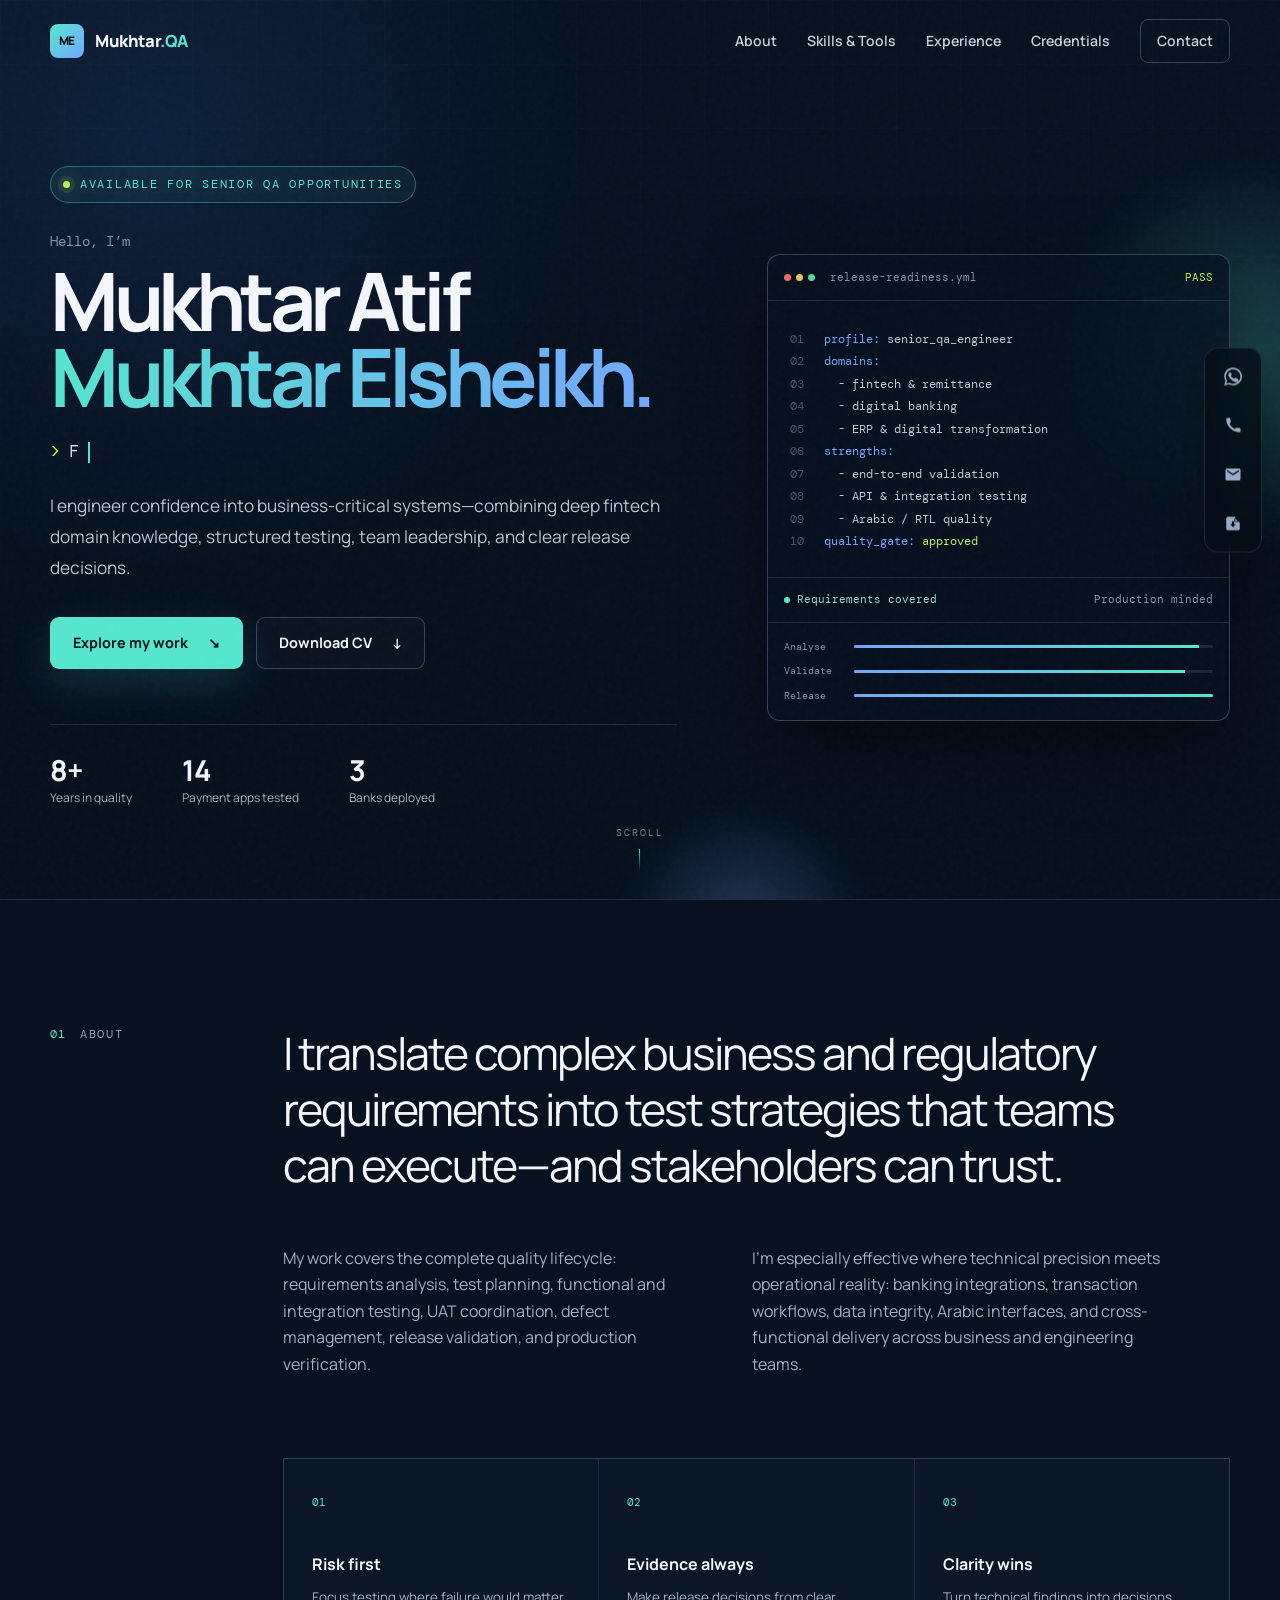
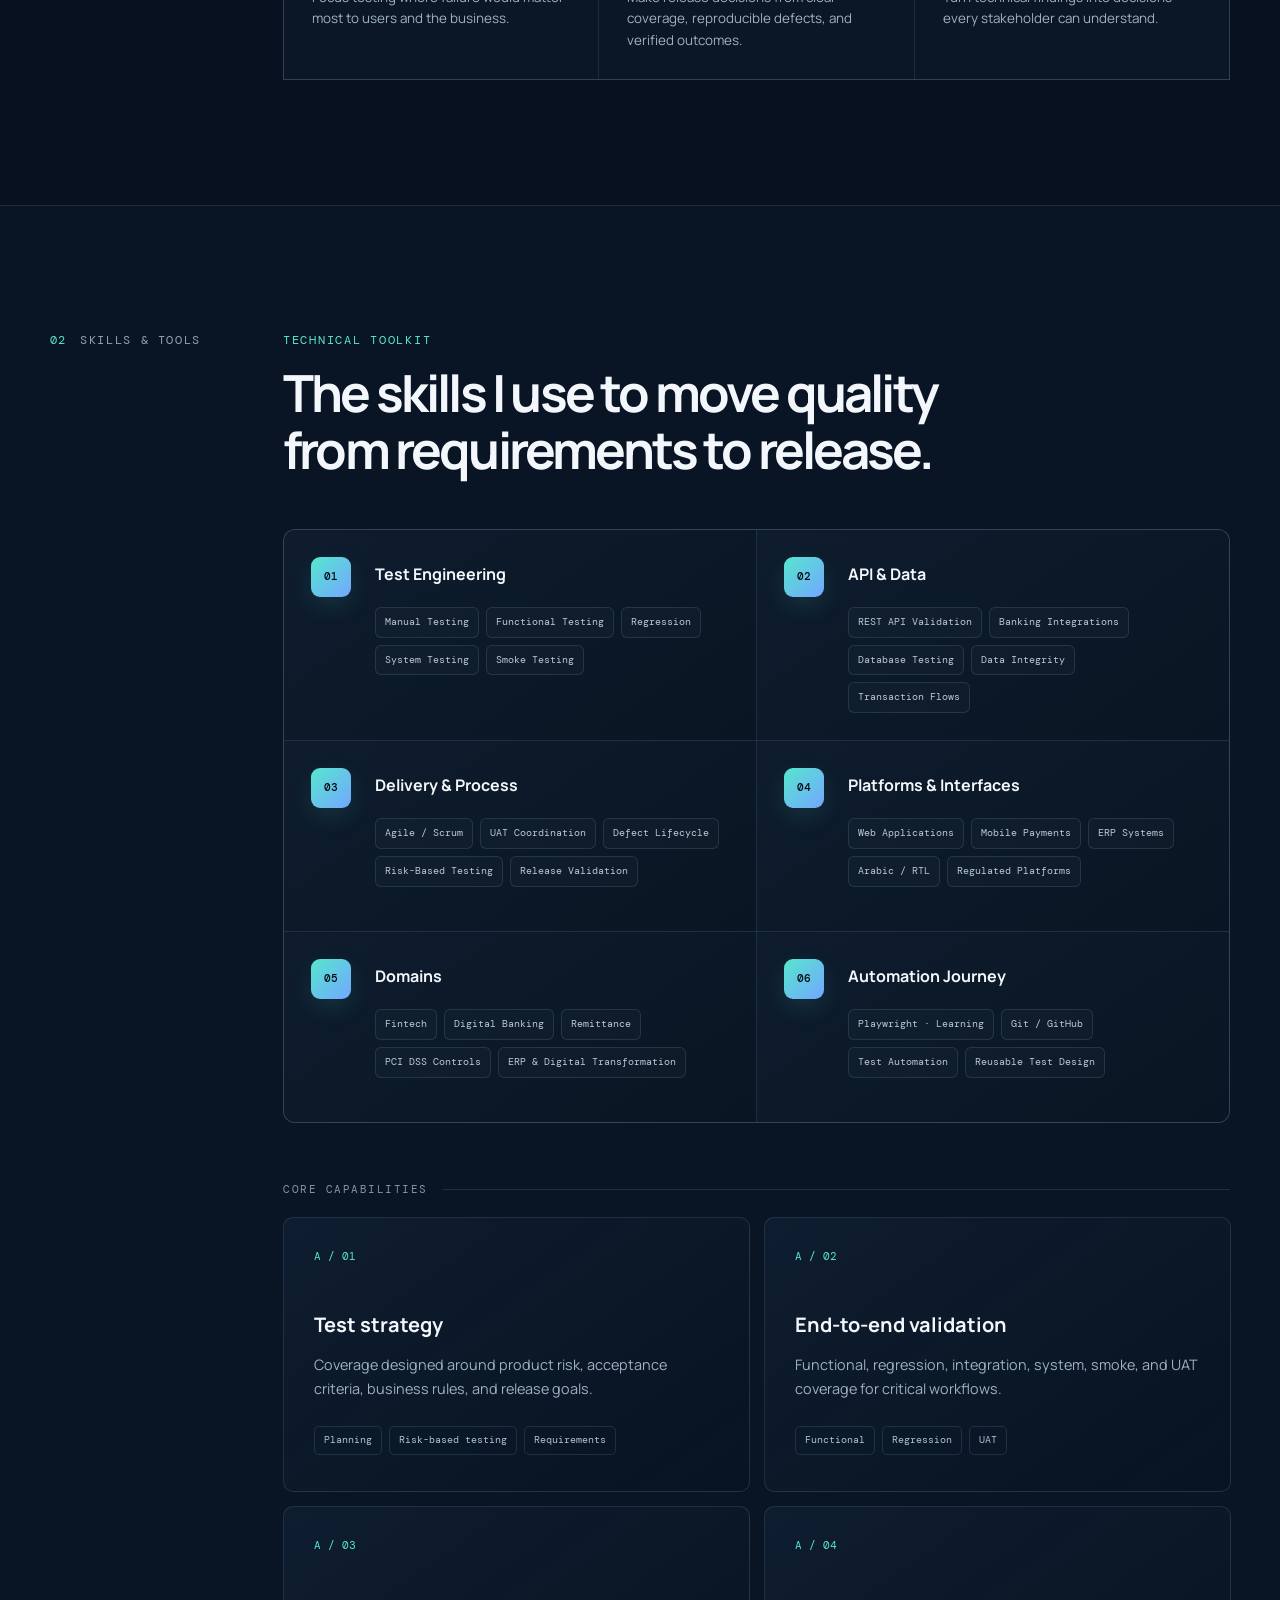
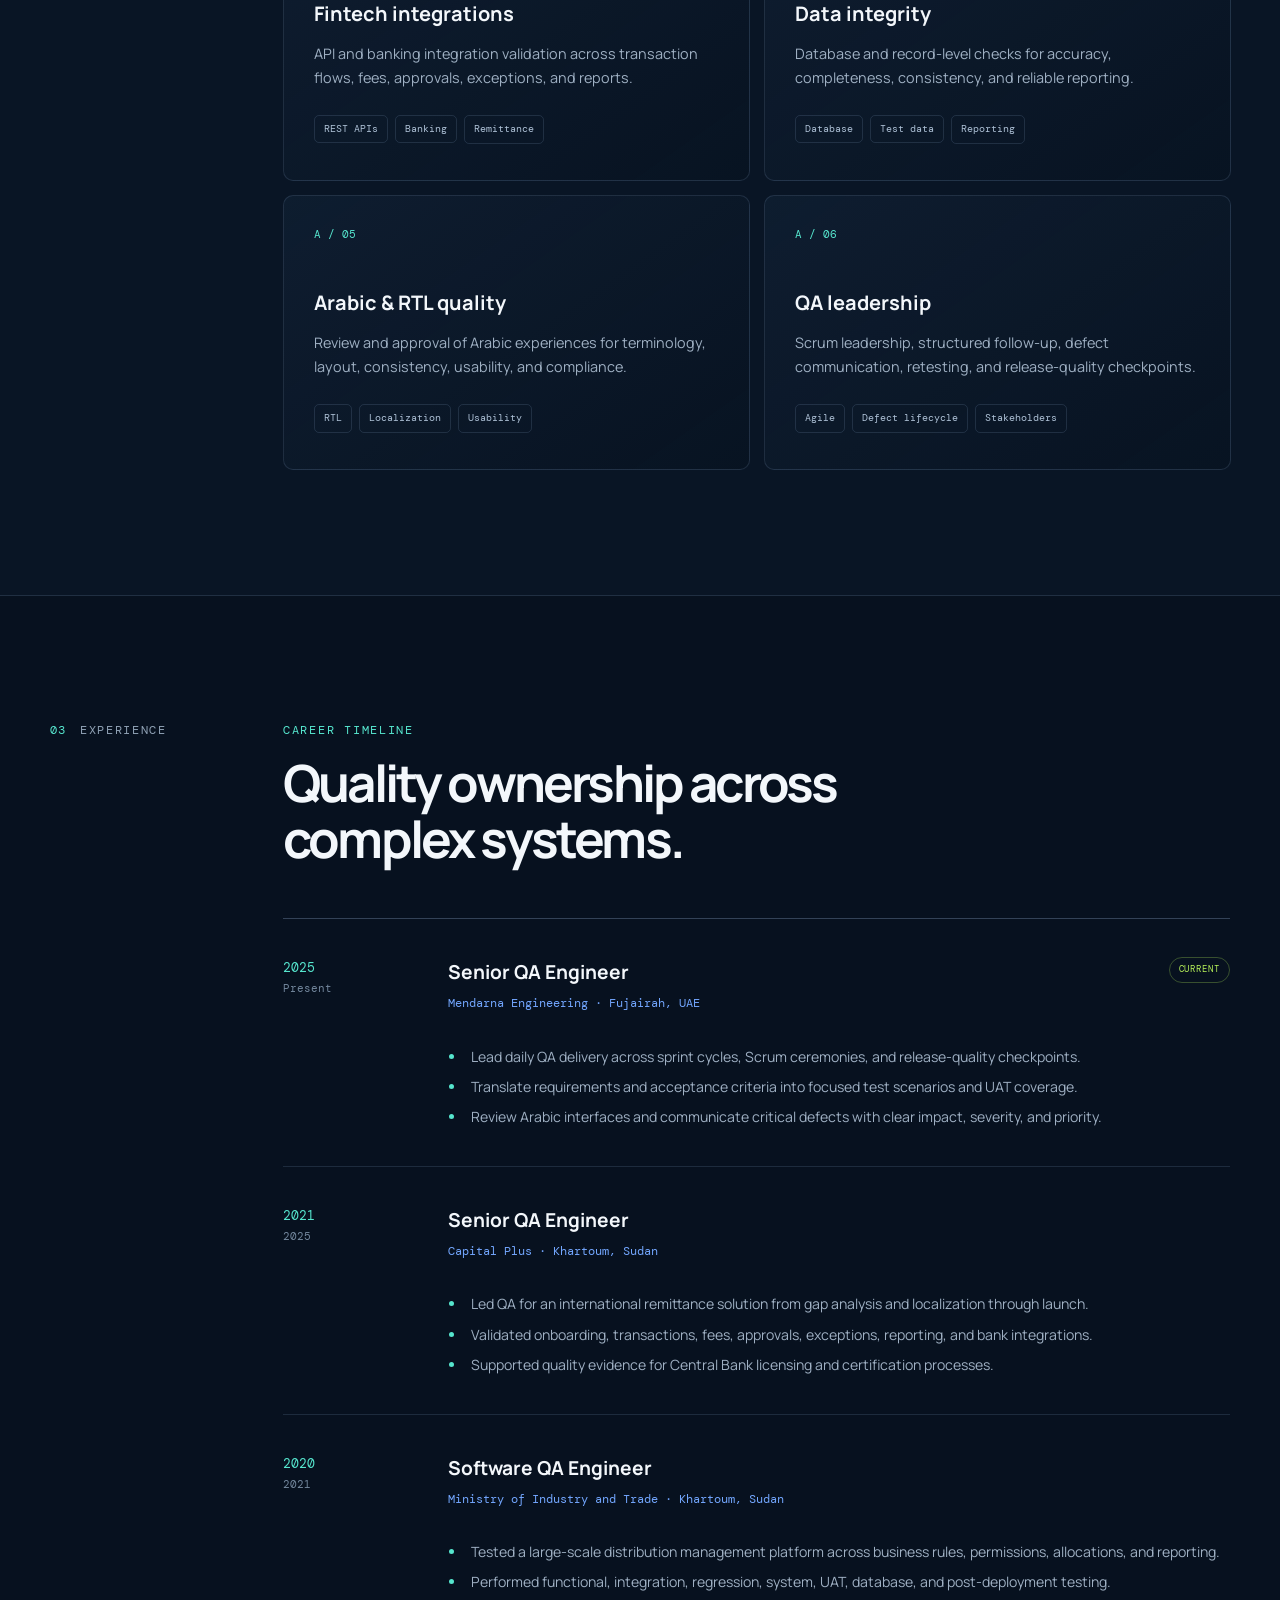
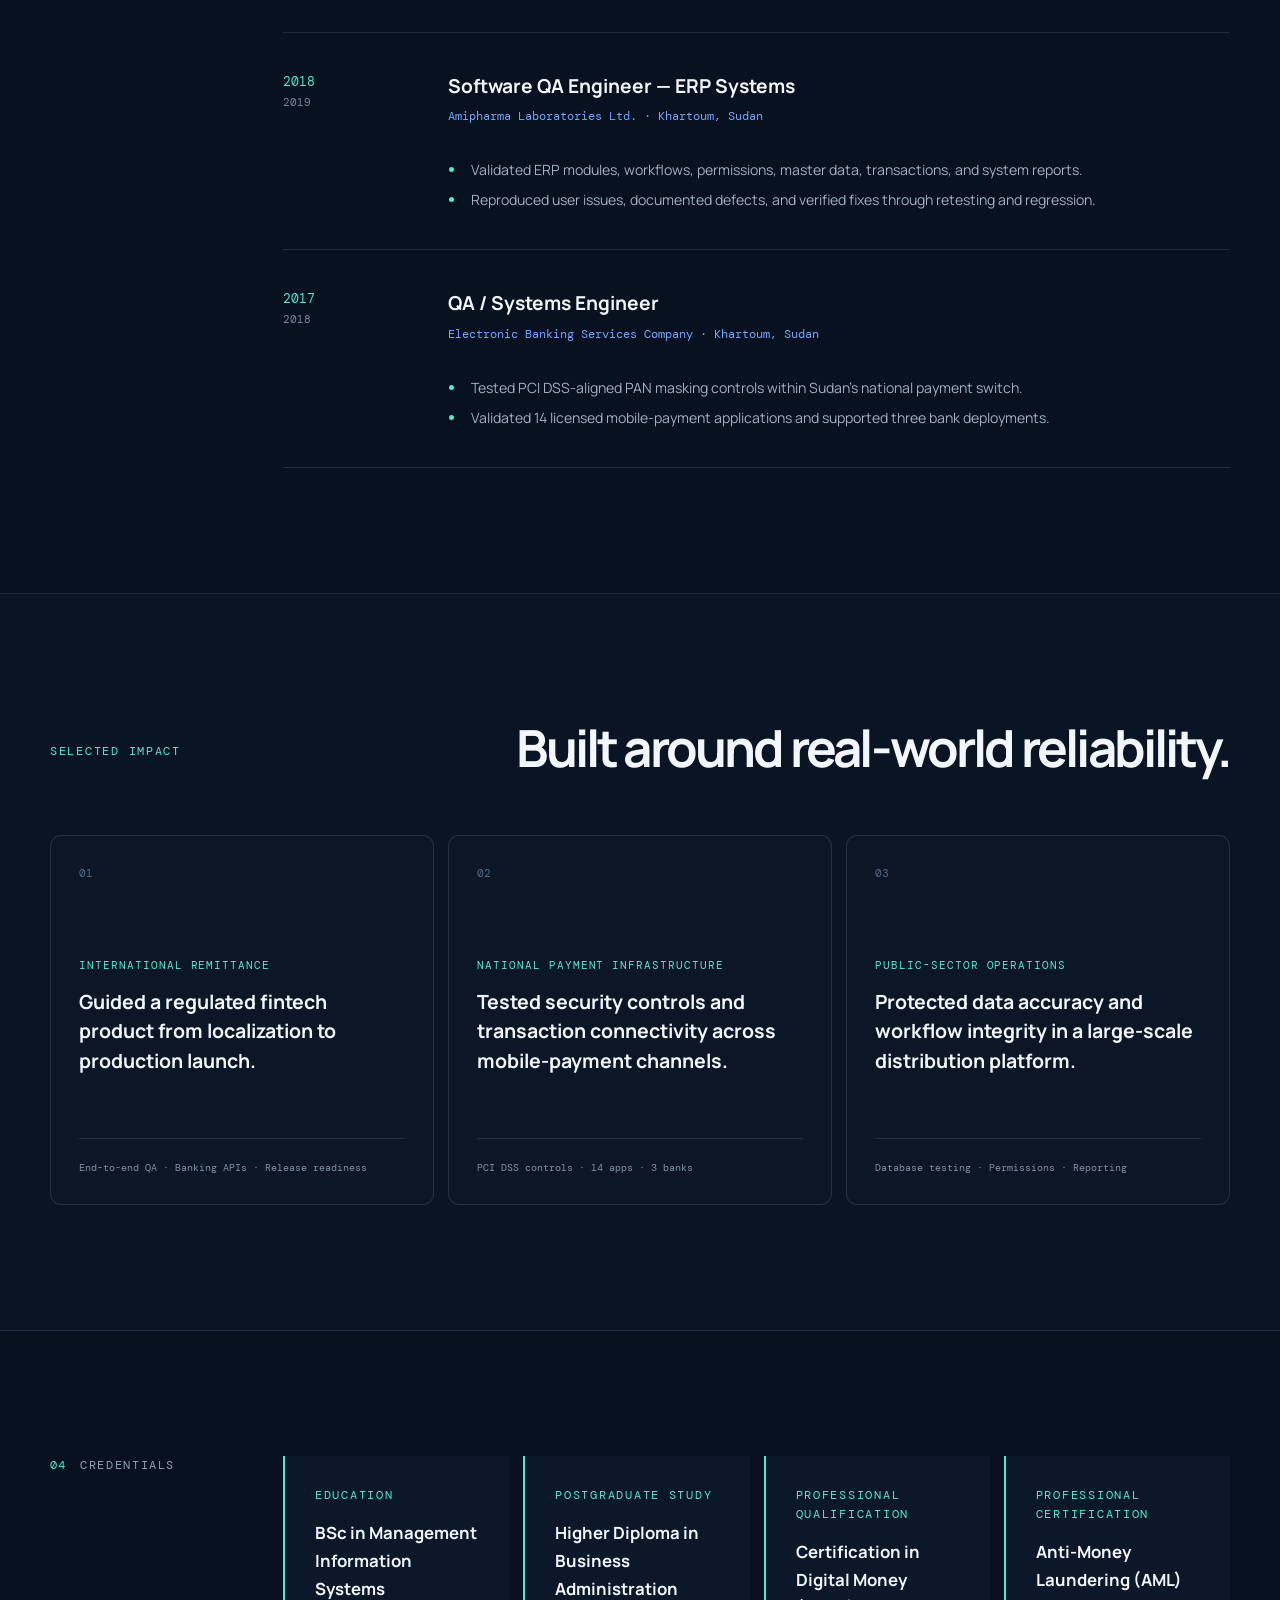
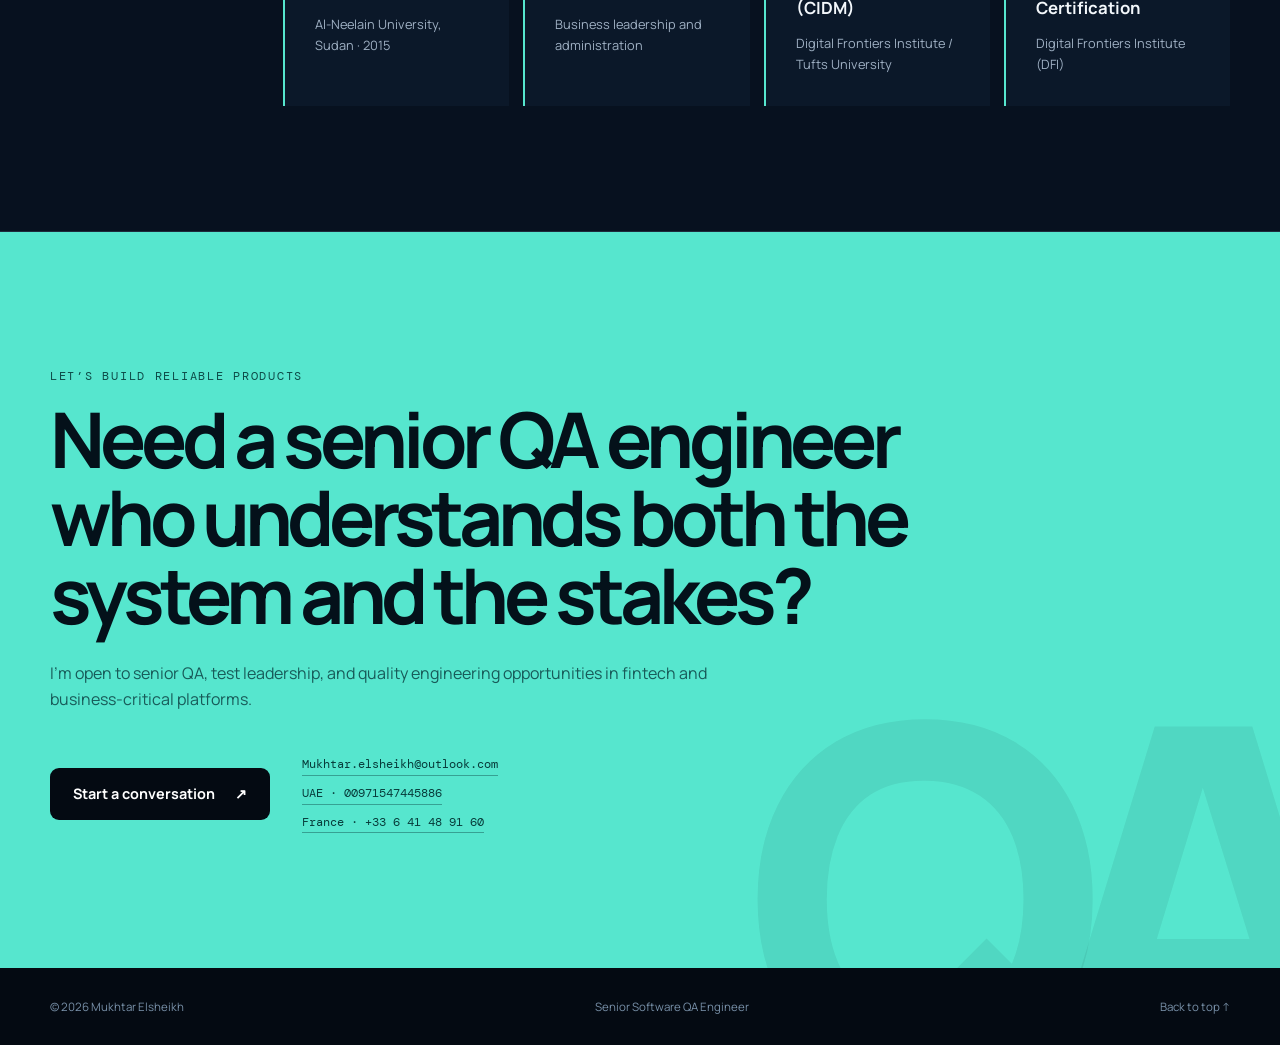
<file: index.html>
<!doctype html>
<html lang="en">
<head>
  <meta charset="UTF-8">
  <meta name="viewport" content="width=device-width, initial-scale=1.0">
  <meta name="description" content="Portfolio of Mukhtar Atif Mukhtar Elsheikh, Senior Software QA Engineer specializing in fintech, digital banking, ERP, UAT, API integrations, and Arabic interfaces.">
  <meta name="theme-color" content="#07111f">
  <title>Mukhtar Elsheikh | Senior Software QA Engineer</title>
  <link rel="preconnect" href="https://fonts.googleapis.com">
  <link rel="preconnect" href="https://fonts.gstatic.com" crossorigin>
  <link href="https://fonts.googleapis.com/css2?family=DM+Mono:wght@400;500&family=Manrope:wght@400;500;600;700;800&display=swap" rel="stylesheet">
  <link rel="stylesheet" href="styles.css">
  <link rel="icon" href="assets/favicon.svg" type="image/svg+xml">
  <!-- Google tag (gtag.js) -->
  <script async src="https://www.googletagmanager.com/gtag/js?id=G-8HNEZHJHEN"></script>
  <script>
    window.dataLayer = window.dataLayer || [];
    function gtag(){dataLayer.push(arguments);}
    gtag('js', new Date());
    gtag('config', 'G-8HNEZHJHEN');
  </script>
</head>
<body>
  <a class="skip-link" href="#main">Skip to content</a>
  <div class="noise" aria-hidden="true"></div>
  <div class="scroll-progress" aria-hidden="true"><span></span></div>
  <div class="cursor-dot" aria-hidden="true"></div>
  <div class="cursor-halo" aria-hidden="true"></div>

  <header class="site-header">
    <nav class="nav container" aria-label="Primary navigation">
      <a class="brand" href="#top" aria-label="Mukhtar Elsheikh home">
        <span class="brand-mark">ME</span>
        <span>Mukhtar<span class="accent">.QA</span></span>
      </a>
      <button class="menu-button" type="button" aria-label="Open navigation" aria-expanded="false" aria-controls="nav-links">
        <span></span><span></span>
      </button>
      <div class="nav-links" id="nav-links">
        <a href="#about">About</a>
        <a href="#expertise">Skills &amp; Tools</a>
        <a href="#experience">Experience</a>
        <a href="#credentials">Credentials</a>
        <a class="nav-cta" href="#contact">Contact</a>
      </div>
    </nav>
  </header>

  <main id="main">
    <section class="hero" id="top">
      <div class="hero-glow hero-glow-one" aria-hidden="true"></div>
      <div class="hero-glow hero-glow-two" aria-hidden="true"></div>
      <div class="container hero-grid">
        <div class="hero-copy reveal">
          <p class="eyebrow"><span class="status-dot"></span> Available for senior QA opportunities</p>
          <p class="hero-overline">Hello, I’m</p>
          <h1>Mukhtar Atif<br><span>Mukhtar Elsheikh.</span></h1>
          <div class="role-line"><span class="role-prompt">&gt;</span><span id="typed-role">Senior Software QA Engineer</span><span class="typing-caret" aria-hidden="true"></span></div>
          <p class="hero-intro">I engineer confidence into business-critical systems—combining deep fintech domain knowledge, structured testing, team leadership, and clear release decisions.</p>
          <div class="hero-actions">
            <a class="button button-primary" href="#experience">Explore my work <span aria-hidden="true">↘</span></a>
            <a class="button button-secondary" href="assets/Mukhtar_Elsheikh_CV.pdf" download>Download CV <span aria-hidden="true">↓</span></a>
          </div>
          <div class="hero-meta" aria-label="Professional highlights">
            <div><strong data-count="8" data-suffix="+">0</strong><span>Years in quality</span></div>
            <div><strong data-count="14">0</strong><span>Payment apps tested</span></div>
            <div><strong data-count="3">0</strong><span>Banks deployed</span></div>
          </div>
        </div>

        <aside class="quality-console reveal tilt-card" data-tilt aria-label="Quality profile summary">
          <div class="console-topbar">
            <div class="console-dots" aria-hidden="true"><span></span><span></span><span></span></div>
            <span>release-readiness.yml</span>
            <span class="console-state">PASS</span>
          </div>
          <div class="console-body">
            <p><span class="line-number">01</span><span class="key">profile:</span> senior_qa_engineer</p>
            <p><span class="line-number">02</span><span class="key">domains:</span></p>
            <p><span class="line-number">03</span>&nbsp;&nbsp;- fintech &amp; remittance</p>
            <p><span class="line-number">04</span>&nbsp;&nbsp;- digital banking</p>
            <p><span class="line-number">05</span>&nbsp;&nbsp;- ERP &amp; digital transformation</p>
            <p><span class="line-number">06</span><span class="key">strengths:</span></p>
            <p><span class="line-number">07</span>&nbsp;&nbsp;- end-to-end validation</p>
            <p><span class="line-number">08</span>&nbsp;&nbsp;- API &amp; integration testing</p>
            <p><span class="line-number">09</span>&nbsp;&nbsp;- Arabic / RTL quality</p>
            <p><span class="line-number">10</span><span class="key">quality_gate:</span> <span class="value">approved</span></p>
          </div>
          <div class="console-footer">
            <span><i></i> Requirements covered</span>
            <span>Production minded</span>
          </div>
          <div class="signal-row" aria-label="Quality pipeline status">
            <span>Analyse</span><i style="--level: 96%"></i>
            <span>Validate</span><i style="--level: 92%"></i>
            <span>Release</span><i style="--level: 100%"></i>
          </div>
        </aside>
      </div>
      <a class="scroll-cue" href="#about" aria-label="Scroll to about section"><span>Scroll</span><i></i></a>
    </section>

    <section class="section about" id="about">
      <div class="container section-grid">
        <div class="section-label reveal"><span>01</span> About</div>
        <div class="section-content reveal">
          <p class="lead">I translate complex business and regulatory requirements into test strategies that teams can execute—and stakeholders can trust.</p>
          <div class="about-columns">
            <p>My work covers the complete quality lifecycle: requirements analysis, test planning, functional and integration testing, UAT coordination, defect management, release validation, and production verification.</p>
            <p>I’m especially effective where technical precision meets operational reality: banking integrations, transaction workflows, data integrity, Arabic interfaces, and cross-functional delivery across business and engineering teams.</p>
          </div>
          <div class="principles">
            <div><span>01</span><h3>Risk first</h3><p>Focus testing where failure would matter most to users and the business.</p></div>
            <div><span>02</span><h3>Evidence always</h3><p>Make release decisions from clear coverage, reproducible defects, and verified outcomes.</p></div>
            <div><span>03</span><h3>Clarity wins</h3><p>Turn technical findings into decisions every stakeholder can understand.</p></div>
          </div>
        </div>
      </div>
    </section>

    <section class="section expertise" id="expertise">
      <div class="container section-grid">
        <div class="section-label reveal"><span>02</span> Skills &amp; Tools</div>
        <div class="section-content">
          <div class="section-heading reveal">
            <p class="kicker">Technical toolkit</p>
            <h2>The skills I use to move quality from requirements to release.</h2>
          </div>
          <div class="toolkit-board reveal" aria-label="Skills and tools">
            <article class="tool-group">
              <div class="tool-icon" aria-hidden="true">01</div>
              <div><h3>Test Engineering</h3><div class="tool-pills"><span>Manual Testing</span><span>Functional Testing</span><span>Regression</span><span>System Testing</span><span>Smoke Testing</span></div></div>
            </article>
            <article class="tool-group">
              <div class="tool-icon" aria-hidden="true">02</div>
              <div><h3>API &amp; Data</h3><div class="tool-pills"><span>REST API Validation</span><span>Banking Integrations</span><span>Database Testing</span><span>Data Integrity</span><span>Transaction Flows</span></div></div>
            </article>
            <article class="tool-group">
              <div class="tool-icon" aria-hidden="true">03</div>
              <div><h3>Delivery &amp; Process</h3><div class="tool-pills"><span>Agile / Scrum</span><span>UAT Coordination</span><span>Defect Lifecycle</span><span>Risk-Based Testing</span><span>Release Validation</span></div></div>
            </article>
            <article class="tool-group">
              <div class="tool-icon" aria-hidden="true">04</div>
              <div><h3>Platforms &amp; Interfaces</h3><div class="tool-pills"><span>Web Applications</span><span>Mobile Payments</span><span>ERP Systems</span><span>Arabic / RTL</span><span>Regulated Platforms</span></div></div>
            </article>
            <article class="tool-group">
              <div class="tool-icon" aria-hidden="true">05</div>
              <div><h3>Domains</h3><div class="tool-pills"><span>Fintech</span><span>Digital Banking</span><span>Remittance</span><span>PCI DSS Controls</span><span>ERP &amp; Digital Transformation</span></div></div>
            </article>
            <article class="tool-group">
              <div class="tool-icon" aria-hidden="true">06</div>
              <div><h3>Automation Journey</h3><div class="tool-pills"><span>Playwright · Learning</span><span>Git / GitHub</span><span>Test Automation</span><span>Reusable Test Design</span></div></div>
            </article>
          </div>
          <p class="capabilities-label reveal">Core capabilities</p>
          <div class="expertise-grid">
            <article class="expertise-card reveal tilt-card" data-tilt>
              <div class="card-index">A / 01</div>
              <h3>Test strategy</h3>
              <p>Coverage designed around product risk, acceptance criteria, business rules, and release goals.</p>
              <div class="tags"><span>Planning</span><span>Risk-based testing</span><span>Requirements</span></div>
            </article>
            <article class="expertise-card reveal tilt-card" data-tilt>
              <div class="card-index">A / 02</div>
              <h3>End-to-end validation</h3>
              <p>Functional, regression, integration, system, smoke, and UAT coverage for critical workflows.</p>
              <div class="tags"><span>Functional</span><span>Regression</span><span>UAT</span></div>
            </article>
            <article class="expertise-card reveal tilt-card" data-tilt>
              <div class="card-index">A / 03</div>
              <h3>Fintech integrations</h3>
              <p>API and banking integration validation across transaction flows, fees, approvals, exceptions, and reports.</p>
              <div class="tags"><span>REST APIs</span><span>Banking</span><span>Remittance</span></div>
            </article>
            <article class="expertise-card reveal tilt-card" data-tilt>
              <div class="card-index">A / 04</div>
              <h3>Data integrity</h3>
              <p>Database and record-level checks for accuracy, completeness, consistency, and reliable reporting.</p>
              <div class="tags"><span>Database</span><span>Test data</span><span>Reporting</span></div>
            </article>
            <article class="expertise-card reveal tilt-card" data-tilt>
              <div class="card-index">A / 05</div>
              <h3>Arabic &amp; RTL quality</h3>
              <p>Review and approval of Arabic experiences for terminology, layout, consistency, usability, and compliance.</p>
              <div class="tags"><span>RTL</span><span>Localization</span><span>Usability</span></div>
            </article>
            <article class="expertise-card reveal tilt-card" data-tilt>
              <div class="card-index">A / 06</div>
              <h3>QA leadership</h3>
              <p>Scrum leadership, structured follow-up, defect communication, retesting, and release-quality checkpoints.</p>
              <div class="tags"><span>Agile</span><span>Defect lifecycle</span><span>Stakeholders</span></div>
            </article>
          </div>
        </div>
      </div>
    </section>

    <section class="section experience" id="experience">
      <div class="container section-grid">
        <div class="section-label reveal"><span>03</span> Experience</div>
        <div class="section-content">
          <div class="section-heading reveal">
            <p class="kicker">Career timeline</p>
            <h2>Quality ownership across complex systems.</h2>
          </div>

          <div class="timeline">
            <article class="role reveal">
              <div class="role-date"><span>2025</span>Present</div>
              <div class="role-main">
                <div class="role-heading"><div><h3>Senior QA Engineer</h3><p>Mendarna Engineering · Fujairah, UAE</p></div><span class="role-status">Current</span></div>
                <ul><li>Lead daily QA delivery across sprint cycles, Scrum ceremonies, and release-quality checkpoints.</li><li>Translate requirements and acceptance criteria into focused test scenarios and UAT coverage.</li><li>Review Arabic interfaces and communicate critical defects with clear impact, severity, and priority.</li></ul>
              </div>
            </article>

            <article class="role reveal">
              <div class="role-date"><span>2021</span>2025</div>
              <div class="role-main">
                <div class="role-heading"><div><h3>Senior QA Engineer</h3><p>Capital Plus · Khartoum, Sudan</p></div></div>
                <ul><li>Led QA for an international remittance solution from gap analysis and localization through launch.</li><li>Validated onboarding, transactions, fees, approvals, exceptions, reporting, and bank integrations.</li><li>Supported quality evidence for Central Bank licensing and certification processes.</li></ul>
              </div>
            </article>

            <article class="role reveal">
              <div class="role-date"><span>2020</span>2021</div>
              <div class="role-main">
                <div class="role-heading"><div><h3>Software QA Engineer</h3><p>Ministry of Industry and Trade · Khartoum, Sudan</p></div></div>
                <ul><li>Tested a large-scale distribution management platform across business rules, permissions, allocations, and reporting.</li><li>Performed functional, integration, regression, system, UAT, database, and post-deployment testing.</li></ul>
              </div>
            </article>

            <article class="role reveal">
              <div class="role-date"><span>2018</span>2019</div>
              <div class="role-main">
                <div class="role-heading"><div><h3>Software QA Engineer — ERP Systems</h3><p>Amipharma Laboratories Ltd. · Khartoum, Sudan</p></div></div>
                <ul><li>Validated ERP modules, workflows, permissions, master data, transactions, and system reports.</li><li>Reproduced user issues, documented defects, and verified fixes through retesting and regression.</li></ul>
              </div>
            </article>

            <article class="role reveal">
              <div class="role-date"><span>2017</span>2018</div>
              <div class="role-main">
                <div class="role-heading"><div><h3>QA / Systems Engineer</h3><p>Electronic Banking Services Company · Khartoum, Sudan</p></div></div>
                <ul><li>Tested PCI DSS-aligned PAN masking controls within Sudan’s national payment switch.</li><li>Validated 14 licensed mobile-payment applications and supported three bank deployments.</li></ul>
              </div>
            </article>
          </div>
        </div>
      </div>
    </section>

    <section class="section impact" aria-labelledby="impact-title">
      <div class="container">
        <div class="impact-intro reveal">
          <p class="kicker">Selected impact</p>
          <h2 id="impact-title">Built around real-world reliability.</h2>
        </div>
        <div class="impact-grid">
          <article class="impact-card reveal tilt-card" data-tilt><span>01</span><p>International remittance</p><h3>Guided a regulated fintech product from localization to production launch.</h3><div>End-to-end QA · Banking APIs · Release readiness</div></article>
          <article class="impact-card reveal tilt-card" data-tilt><span>02</span><p>National payment infrastructure</p><h3>Tested security controls and transaction connectivity across mobile-payment channels.</h3><div>PCI DSS controls · 14 apps · 3 banks</div></article>
          <article class="impact-card reveal tilt-card" data-tilt><span>03</span><p>Public-sector operations</p><h3>Protected data accuracy and workflow integrity in a large-scale distribution platform.</h3><div>Database testing · Permissions · Reporting</div></article>
        </div>
      </div>
    </section>

    <section class="section credentials" id="credentials">
      <div class="container section-grid">
        <div class="section-label reveal"><span>04</span> Credentials</div>
        <div class="section-content credentials-grid">
          <div class="credential-block reveal"><p class="kicker">Education</p><h3>BSc in Management Information Systems</h3><p>Al-Neelain University, Sudan · 2015</p></div>
          <div class="credential-block reveal"><p class="kicker">Postgraduate study</p><h3>Higher Diploma in Business Administration</h3><p>Business leadership and administration</p></div>
          <div class="credential-block reveal"><p class="kicker">Professional qualification</p><h3>Certification in Digital Money (CIDM)</h3><p>Digital Frontiers Institute / Tufts University</p></div>
          <div class="credential-block reveal"><p class="kicker">Professional certification</p><h3>Anti-Money Laundering (AML) Certification</h3><p>Digital Frontiers Institute (DFI)</p></div>
        </div>
      </div>
    </section>

    <section class="contact" id="contact">
      <div class="container contact-inner reveal">
        <p class="kicker">Let’s build reliable products</p>
        <h2>Need a senior QA engineer who understands both the system and the stakes?</h2>
        <p>I’m open to senior QA, test leadership, and quality engineering opportunities in fintech and business-critical platforms.</p>
        <div class="contact-actions">
          <a class="button button-light" href="mailto:Mukhtar.elsheikh@outlook.com">Start a conversation <span aria-hidden="true">↗</span></a>
          <div class="contact-list">
            <a class="contact-email" href="mailto:Mukhtar.elsheikh@outlook.com">Mukhtar.elsheikh@outlook.com</a>
            <a class="contact-email" href="tel:+971547445886">UAE · 00971547445886</a>
            <a class="contact-email" href="tel:+33641489160">France · +33 6 41 48 91 60</a>
          </div>
        </div>
      </div>
    </section>
  </main>

  <aside class="contact-dock" aria-label="Quick contact">
    <a href="https://wa.me/971547445886" target="_blank" rel="noopener" aria-label="Message Mukhtar on WhatsApp" data-label="WhatsApp">
      <svg viewBox="0 0 24 24" aria-hidden="true"><path d="M20.5 3.5A11.8 11.8 0 0 0 12.1 0C5.6 0 .3 5.3.3 11.8c0 2.1.5 4.1 1.6 5.9L.2 24l6.5-1.7c1.7.9 3.6 1.4 5.5 1.4 6.5 0 11.8-5.3 11.8-11.8 0-3.2-1.2-6.1-3.5-8.4Zm-8.3 18.2c-1.7 0-3.4-.5-4.9-1.3l-.4-.2-3.8 1 1-3.7-.2-.4a9.7 9.7 0 1 1 8.3 4.6Zm5.3-7.3c-.3-.1-1.7-.8-2-.9-.3-.1-.5-.1-.7.1-.2.3-.8.9-.9 1.1-.2.2-.4.2-.7.1-1.7-.8-2.8-1.5-3.9-3.4-.3-.5.3-.5.8-1.7.1-.2 0-.4 0-.6l-.9-2.1c-.2-.5-.5-.5-.7-.5h-.6c-.2 0-.6.1-.9.4-.3.3-1.2 1.2-1.2 2.9s1.2 3.3 1.4 3.5c.2.2 2.4 3.7 5.9 5.2 2.2.9 3.1 1 4.2.8.7-.1 1.7-.7 1.9-1.4.2-.7.2-1.3.2-1.4-.2-.1-.4-.2-.7-.3Z"/></svg>
    </a>
    <a href="tel:+971547445886" aria-label="Call Mukhtar" data-label="Call">
      <svg viewBox="0 0 24 24" aria-hidden="true"><path d="M21 15.5c-1.2 0-2.4-.2-3.5-.6a1 1 0 0 0-1 .2l-2.2 1.7a15.4 15.4 0 0 1-7-7l1.7-2.2c.2-.3.3-.7.2-1A11.5 11.5 0 0 1 8.5 3c0-.6-.4-1-1-1H4C3.4 2 3 2.4 3 3a18 18 0 0 0 18 18c.6 0 1-.4 1-1v-3.5c0-.6-.4-1-1-1Z"/></svg>
    </a>
    <a href="mailto:Mukhtar.elsheikh@outlook.com" aria-label="Email Mukhtar" data-label="Email">
      <svg viewBox="0 0 24 24" aria-hidden="true"><path d="M20 4H4a2 2 0 0 0-2 2v12c0 1.1.9 2 2 2h16a2 2 0 0 0 2-2V6c0-1.1-.9-2-2-2Zm0 4-8 5-8-5V6l8 5 8-5v2Z"/></svg>
    </a>
    <a href="assets/Mukhtar_Elsheikh_CV.pdf" download aria-label="Download CV" data-label="CV">
      <svg viewBox="0 0 24 24" aria-hidden="true"><path d="M19 9h-4V3H5a2 2 0 0 0-2 2v14c0 1.1.9 2 2 2h14c1.1 0 2-.9 2-2V11l-2-2Zm-7 8-4-4h2.5V9h3v4H16l-4 4Zm2-7V4.5l5.5 5.5H14Z"/></svg>
    </a>
  </aside>

  <footer class="footer">
    <div class="container footer-inner"><span>© <span id="year"></span> Mukhtar Elsheikh</span><span>Senior Software QA Engineer</span><a href="#top">Back to top ↑</a></div>
  </footer>
  <script src="script.js"></script>
</body>
</html>
</file>
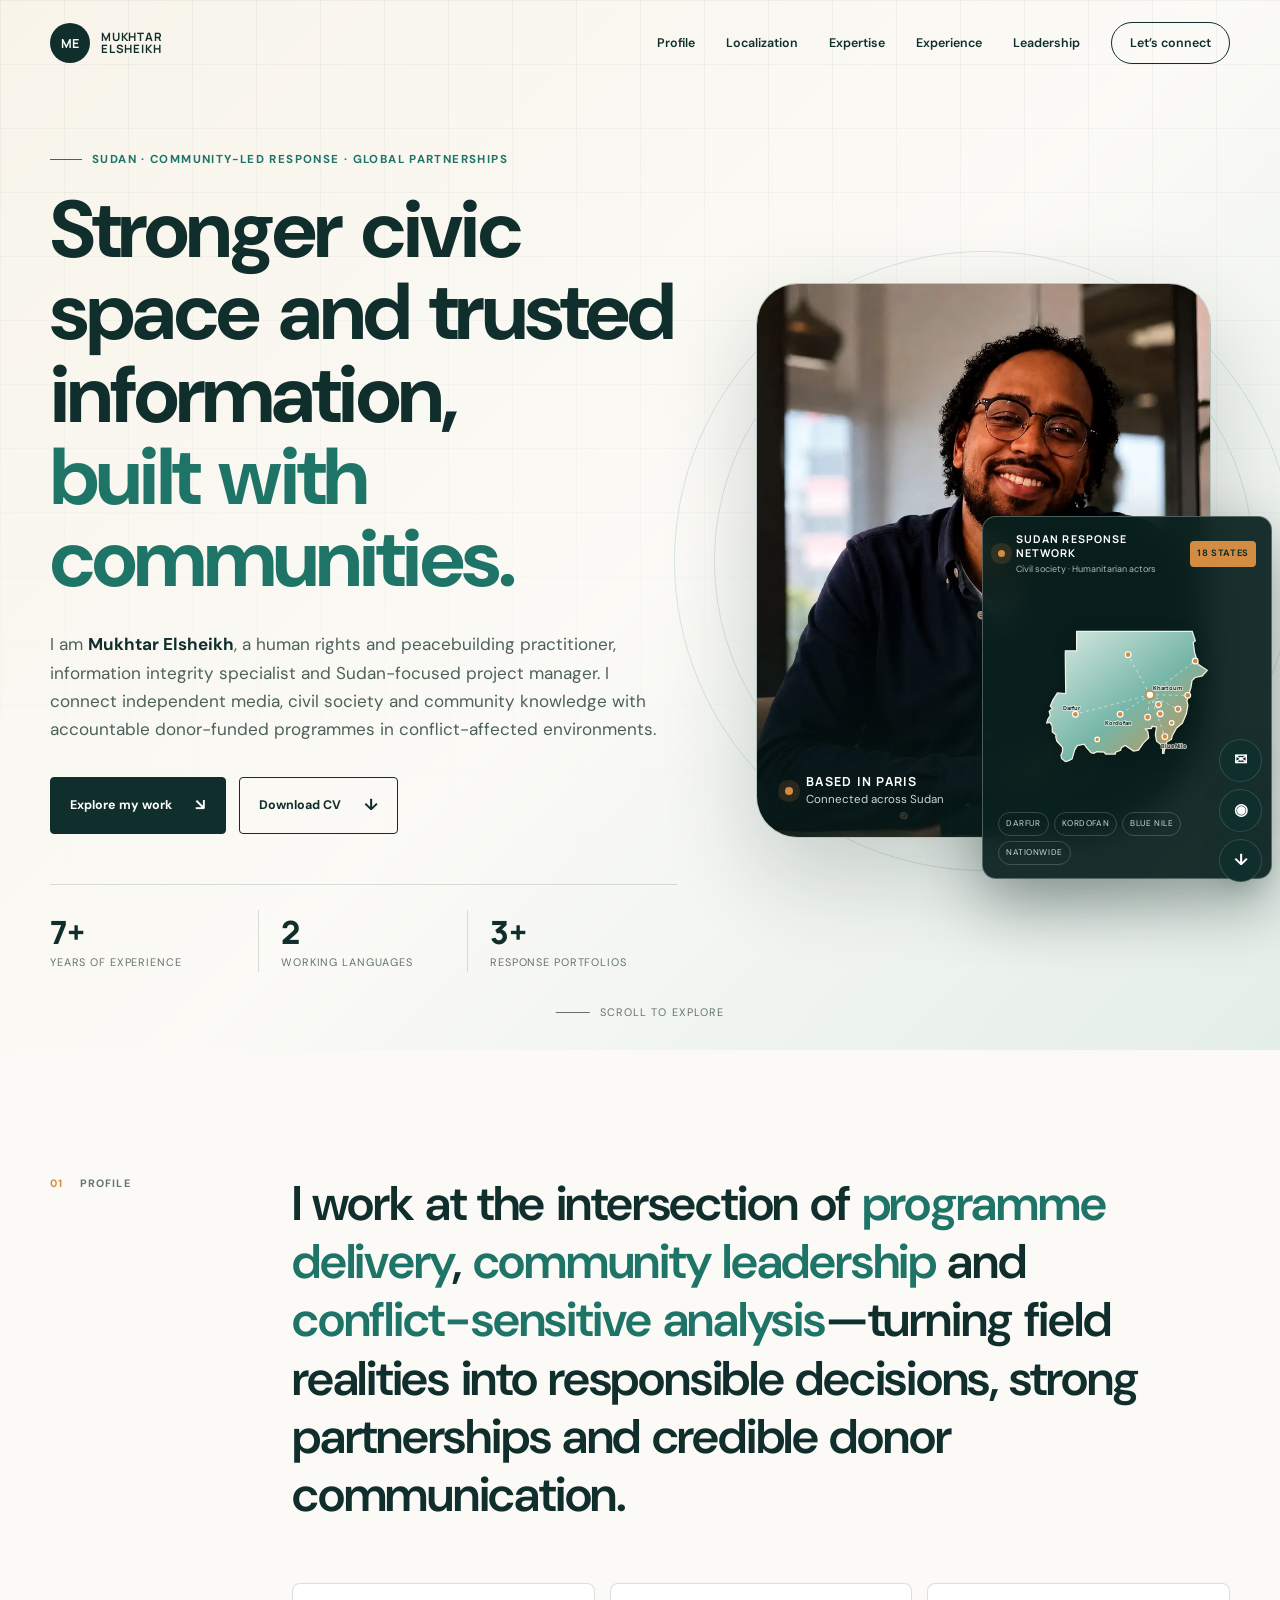
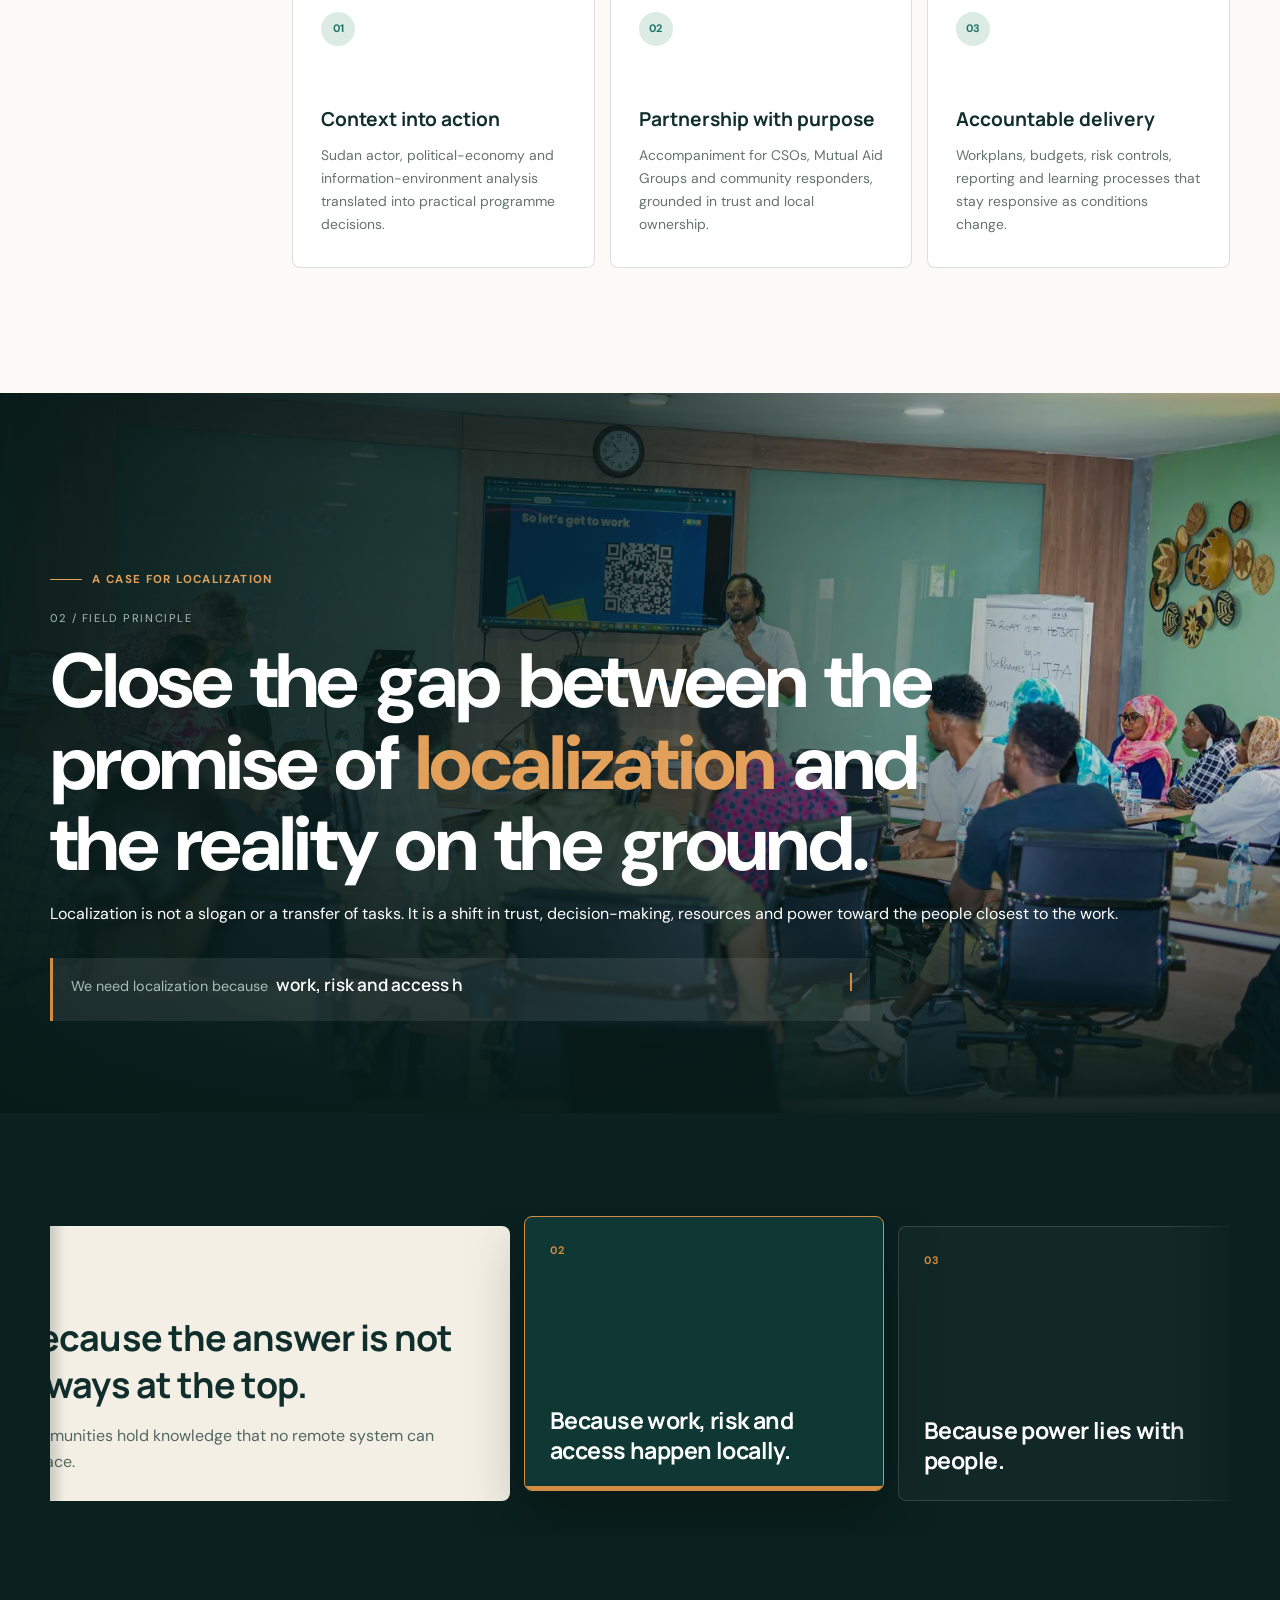
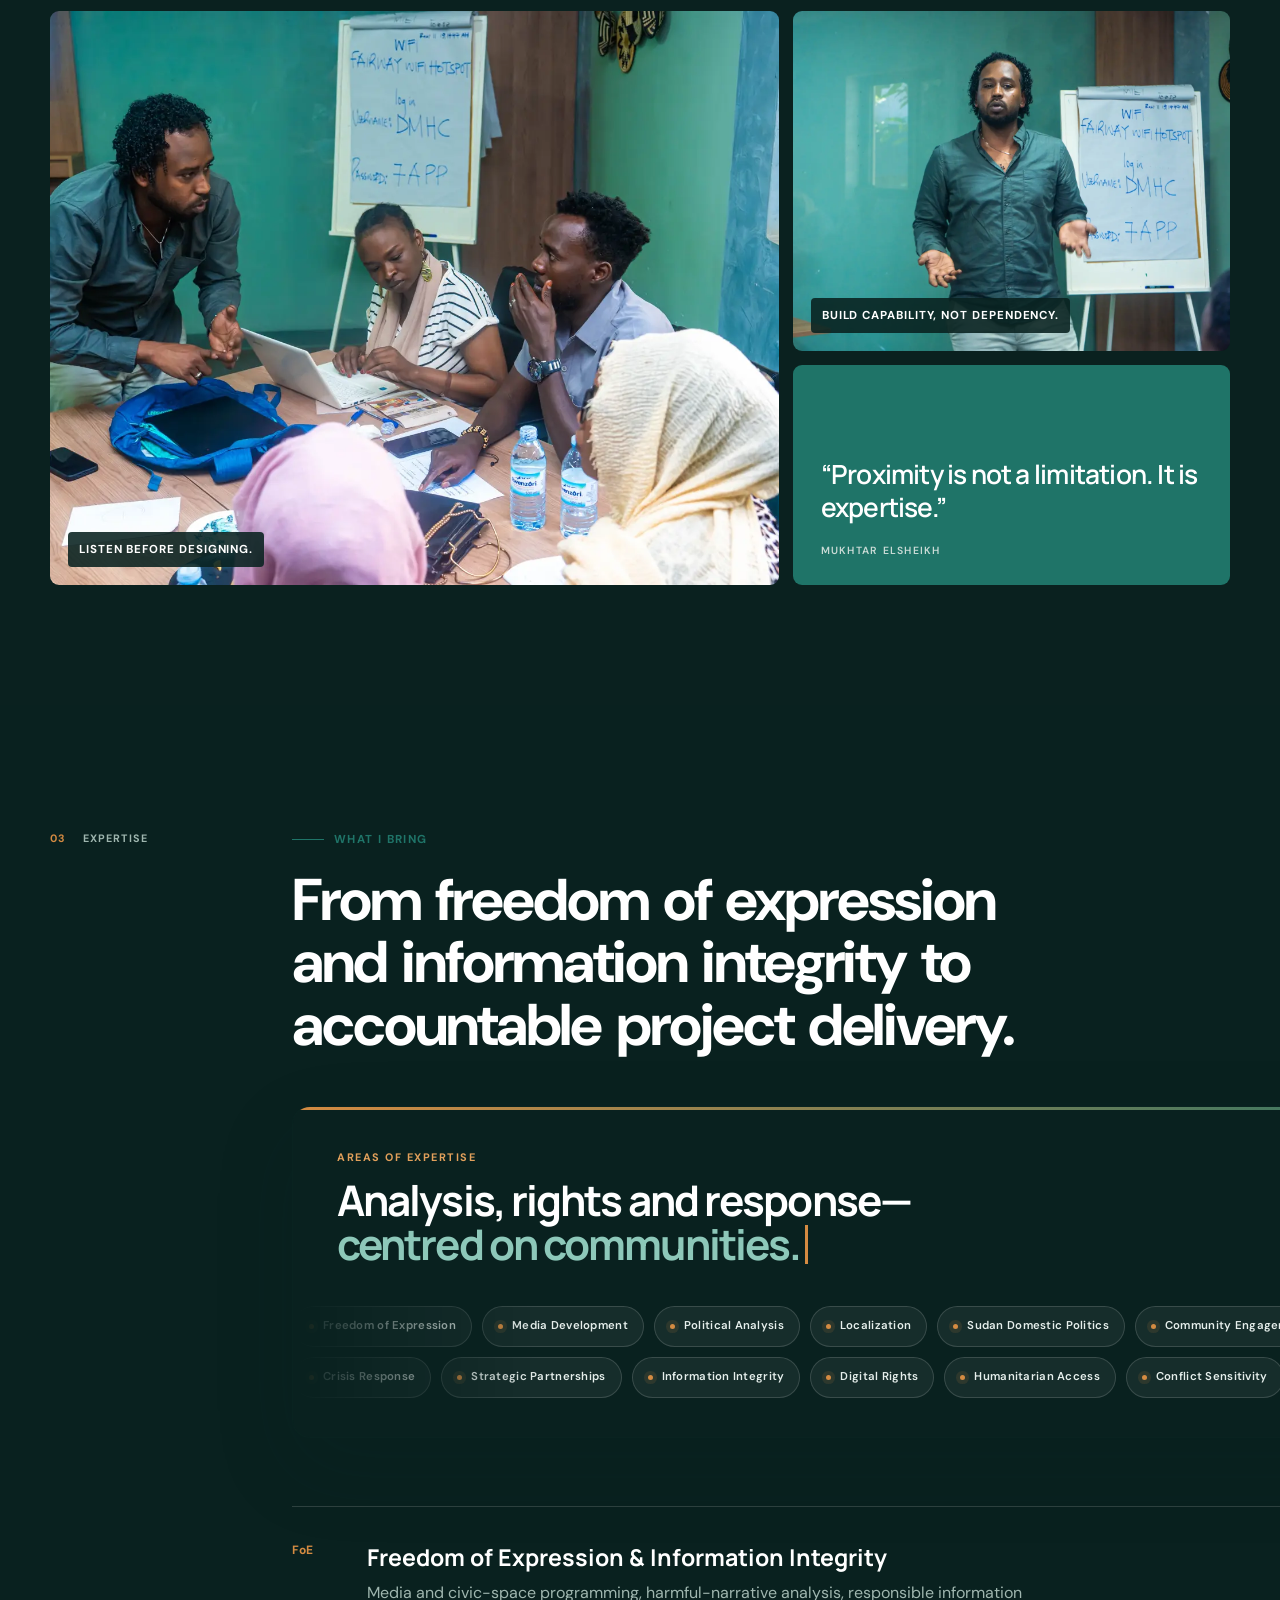
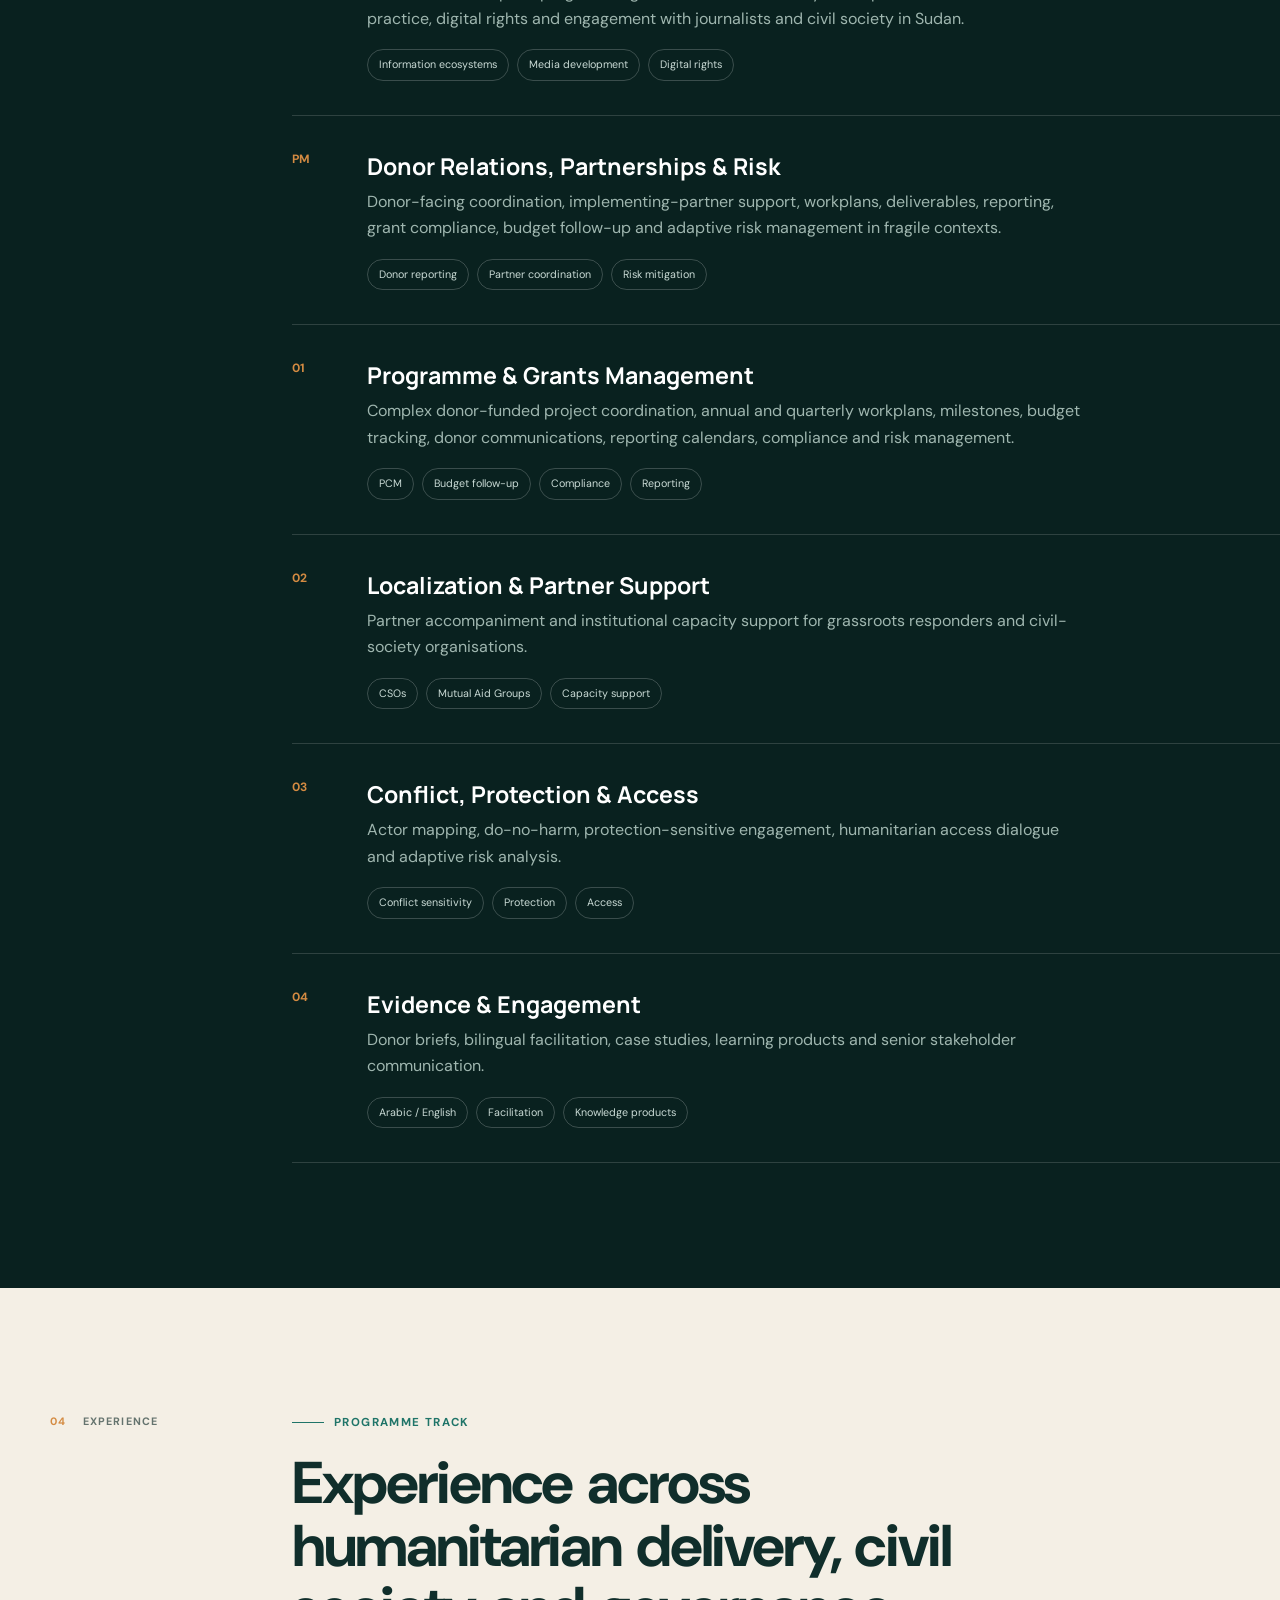
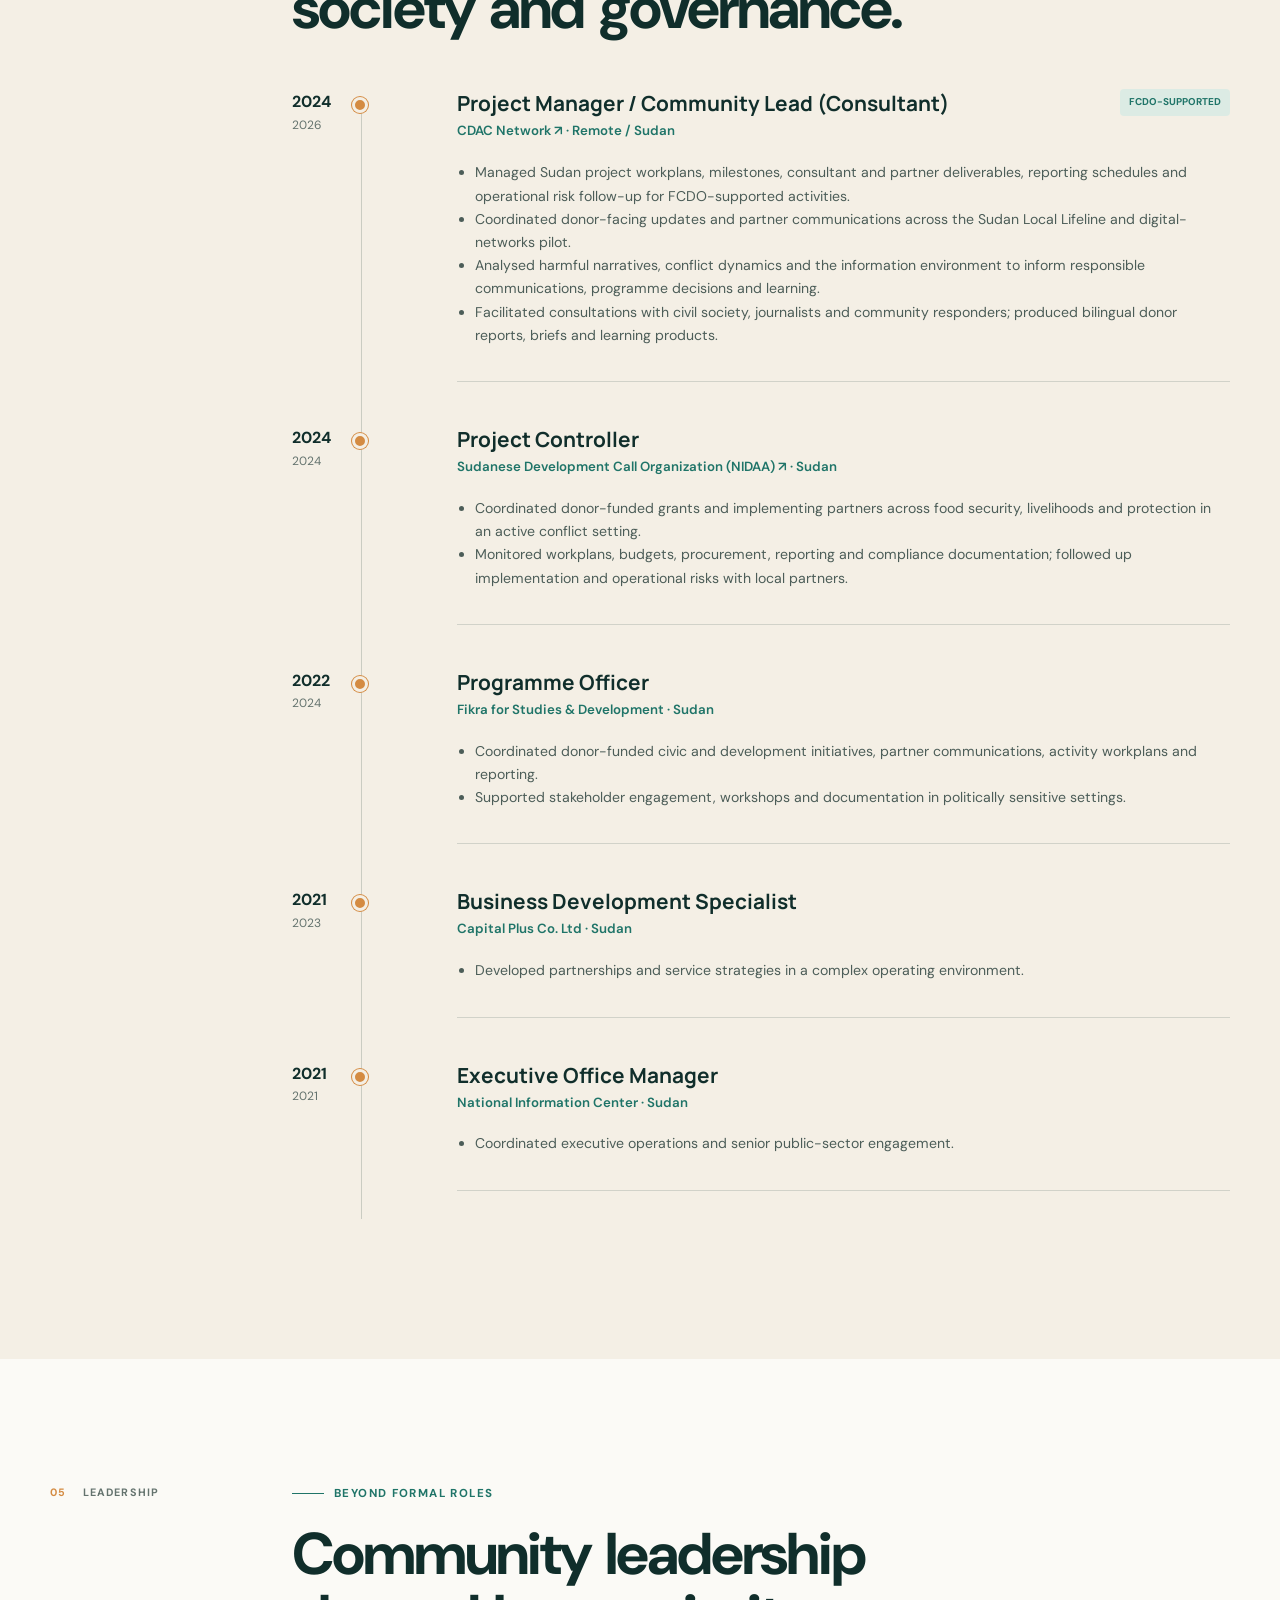
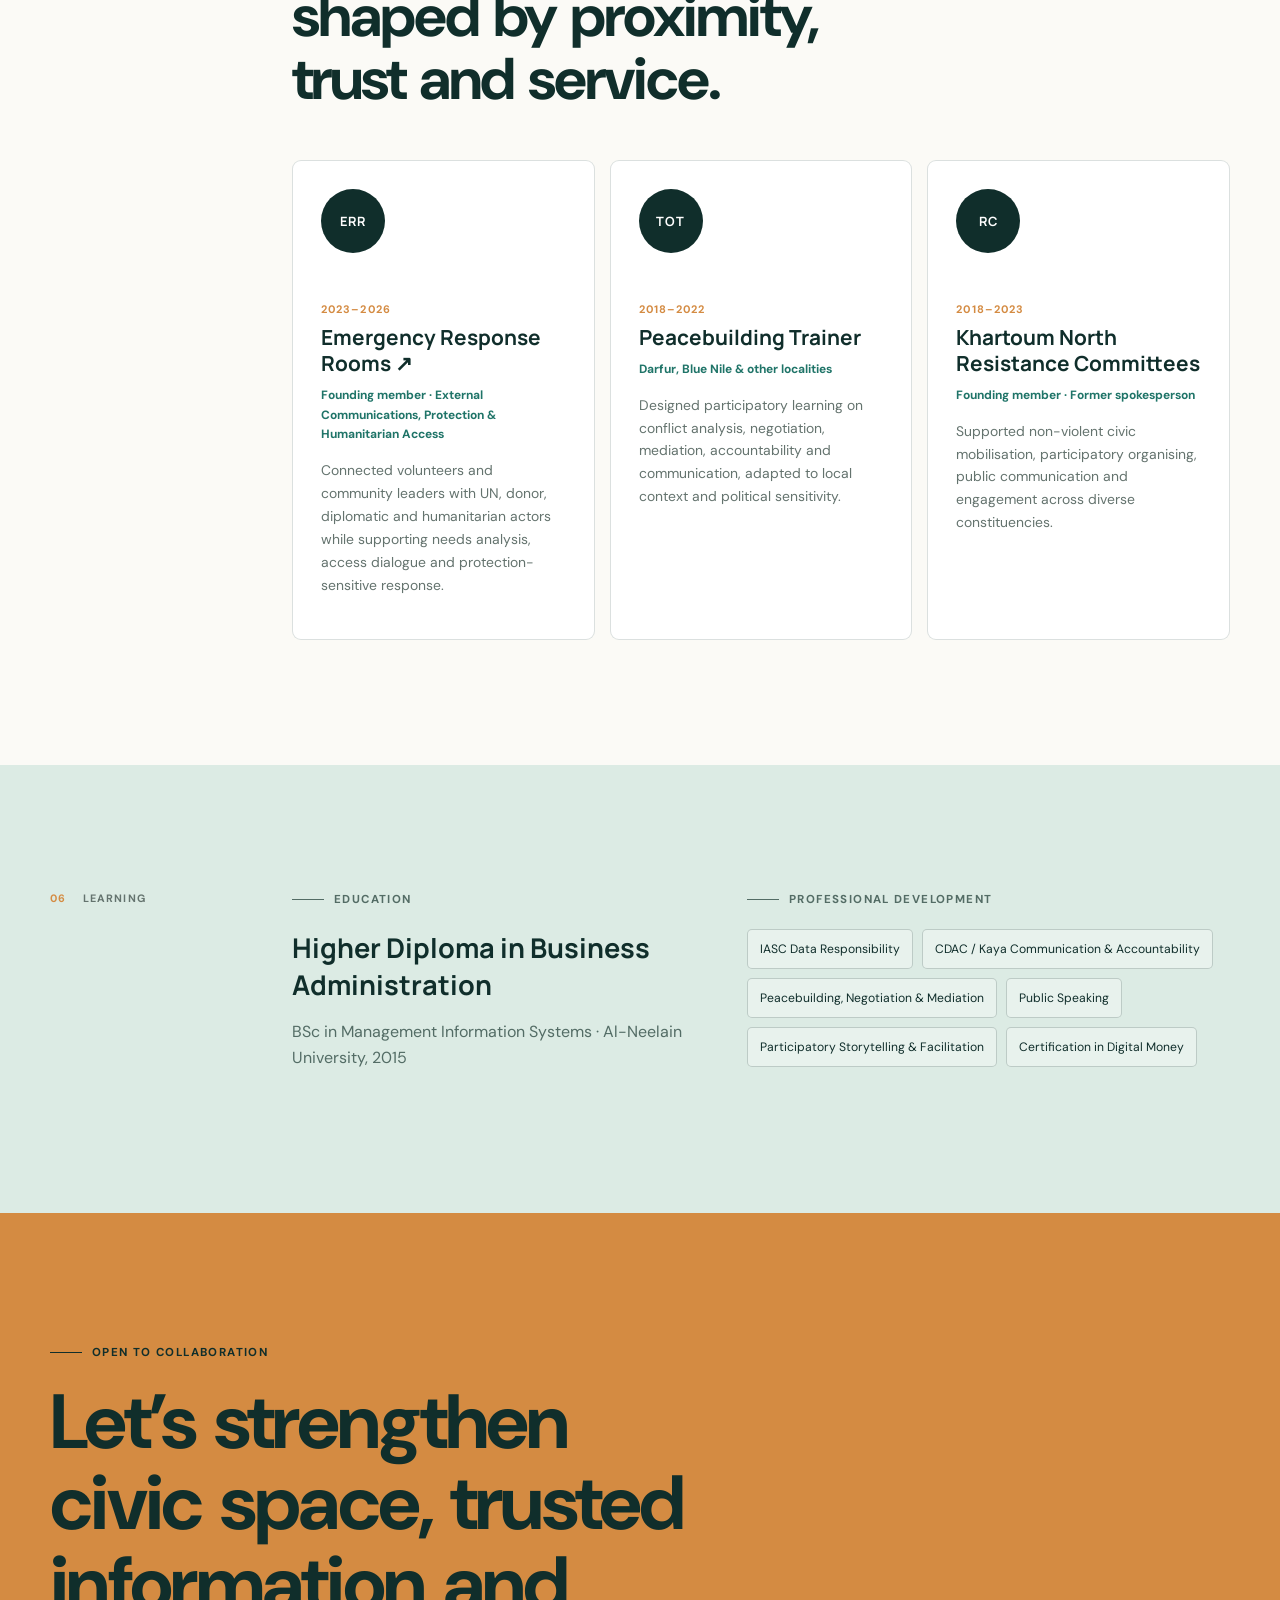
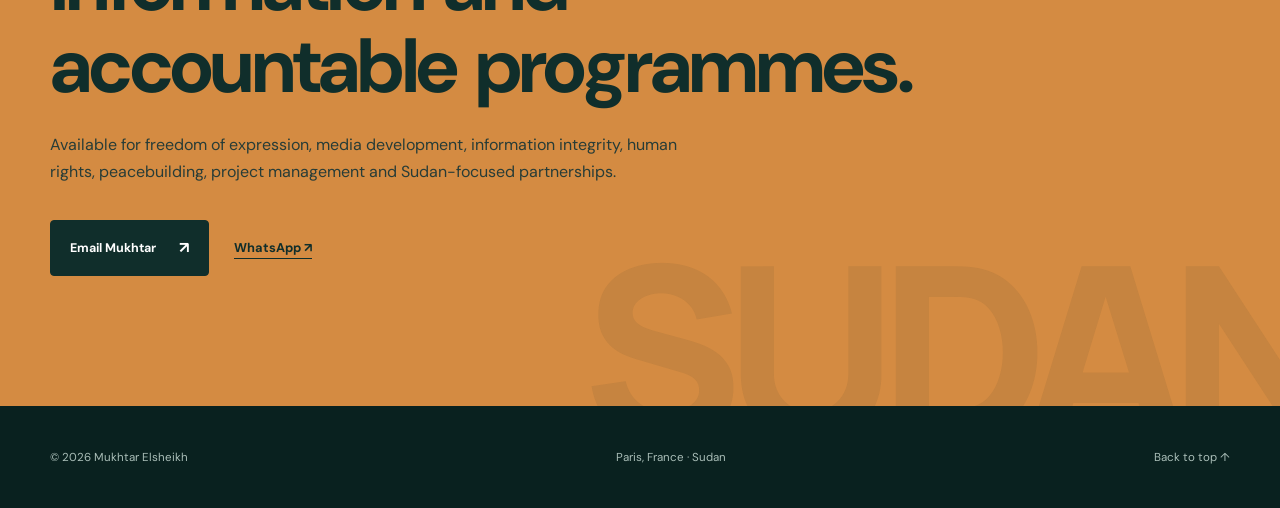
<file: humanitarian/index.html>
<!doctype html>
<html lang="en">
<head>
  <meta charset="utf-8">
  <meta name="viewport" content="width=device-width, initial-scale=1">
  <meta name="description" content="Mukhtar Elsheikh — Sudan project manager, human rights and peacebuilding practitioner, and information integrity specialist working across civic space, media development and humanitarian response.">
  <meta property="og:title" content="Mukhtar Elsheikh | Human Rights, Peacebuilding & Information Integrity">
  <meta property="og:description" content="Sudan-focused freedom of expression, information integrity, human rights, peacebuilding, donor-funded programmes and community-led response.">
  <meta property="og:image" content="assets/photos/mukhtar-profile.webp">
  <meta name="theme-color" content="#102e2b">
  <title>Mukhtar Elsheikh | Programme Management, Human Rights, Peacebuilding & Information Integrity</title>
  <link rel="icon" href="assets/favicon.svg" type="image/svg+xml">
  <link rel="preconnect" href="https://fonts.googleapis.com">
  <link rel="preconnect" href="https://fonts.gstatic.com" crossorigin>
  <link href="https://fonts.googleapis.com/css2?family=DM+Sans:wght@400;500;600;700&family=Manrope:wght@500;600;700;800&display=swap" rel="stylesheet">
  <link rel="stylesheet" href="styles.css">
  <!-- Google tag (gtag.js) -->
  <script async src="https://www.googletagmanager.com/gtag/js?id=G-8HNEZHJHEN"></script>
  <script>
    window.dataLayer = window.dataLayer || [];
    function gtag(){dataLayer.push(arguments);}
    gtag('js', new Date());
    gtag('config', 'G-8HNEZHJHEN');
  </script>
</head>
<body>
  <div class="cursor-glow" aria-hidden="true"></div>
  <header class="site-header">
    <nav class="nav shell" aria-label="Primary navigation">
      <a class="brand" href="#top" aria-label="Mukhtar Elsheikh home"><span>ME</span><strong>Mukhtar<br>Elsheikh</strong></a>
      <button class="menu-toggle" type="button" aria-label="Open navigation" aria-expanded="false"><span></span><span></span></button>
      <div class="nav-links">
        <a href="#profile">Profile</a><a href="#localization">Localization</a><a href="#expertise">Expertise</a><a href="#experience">Experience</a><a href="#leadership">Leadership</a>
        <a class="nav-contact" href="#contact">Let’s connect</a>
      </div>
    </nav>
  </header>

  <main id="top">
    <section class="hero">
      <div class="hero-lines" aria-hidden="true"></div>
      <div class="shell hero-grid">
        <div class="hero-copy reveal">
          <p class="eyebrow"><span></span> Sudan · Community-led response · Global partnerships</p>
          <h1>Stronger civic space and trusted information, <em>built with communities.</em></h1>
          <p class="hero-intro">I am <strong>Mukhtar Elsheikh</strong>, a human rights and peacebuilding practitioner, information integrity specialist and Sudan-focused project manager. I connect independent media, civil society and community knowledge with accountable donor-funded programmes in conflict-affected environments.</p>
          <div class="hero-actions">
            <a class="button primary" href="#experience">Explore my work <span>↘</span></a>
            <a class="button secondary" href="assets/Mukhtar_Elsheikh_Humanitarian_CV.pdf" download>Download CV <span>↓</span></a>
          </div>
          <div class="hero-meta">
            <div><strong data-count="7" data-suffix="+">0</strong><span>Years of experience</span></div>
            <div><strong data-count="2">0</strong><span>Working languages</span></div>
            <div><strong data-count="3" data-suffix="+">0</strong><span>Response portfolios</span></div>
          </div>
        </div>

        <div class="field-visual reveal" aria-label="Portrait of Mukhtar Elsheikh with Sudan field network map">
          <div class="orbit orbit-one"></div><div class="orbit orbit-two"></div>
          <figure class="portrait-card tilt-card">
            <img src="assets/photos/mukhtar-profile.webp" alt="Mukhtar Elsheikh" width="1000" height="1000">
            <figcaption><span class="live-dot"></span><strong>Based in Paris</strong><small>Connected across Sudan</small></figcaption>
          </figure>
          <div class="sudan-network" aria-label="Civil-society and humanitarian network across Sudan">
            <div class="network-head"><span class="live-dot"></span><div><b>Sudan response network</b><small>Civil society · Humanitarian actors</small></div><strong>18 states</strong></div>
            <svg viewBox="0 0 340 410" role="img" aria-label="Animated map showing humanitarian connections across Sudan">
              <defs><linearGradient id="sudanFill" x1="0" y1="0" x2="1" y2="1"><stop offset="0" stop-color="#dcebe4"/><stop offset=".55" stop-color="#76b6a8"/><stop offset="1" stop-color="#d48b42"/></linearGradient></defs>
              <path class="sudan-shape" d="M234.4,304.4 L232.1,304.0 L232.4,295.6 L230.3,289.7 L221.6,283.0 L219.5,270.8 L221.6,258.2 L213.7,257.0 L212.5,260.8 L202.3,261.7 L206.4,266.7 L207.8,276.9 L198.5,286.2 L190.0,298.5 L181.3,300.2 L167.0,290.3 L160.6,293.8 L158.8,298.8 L150.1,302.0 L149.5,305.5 L132.6,305.5 L130.2,302.0 L118.0,301.4 L111.8,304.3 L107.2,302.9 L98.4,292.9 L95.5,288.3 L83.2,290.6 L78.6,298.5 L74.2,313.7 L68.4,316.9 L63.1,318.7 L61.8,317.9 L55.9,313.0 L54.8,307.7 L57.5,300.7 L57.5,293.7 L47.7,283.1 L45.8,275.8 L46.0,271.7 L39.7,266.7 L39.5,256.8 L36.0,250.3 L30.0,251.3 L31.7,245.0 L36.1,237.9 L34.2,230.9 L39.8,225.7 L36.2,221.7 L40.7,211.2 L48.5,198.7 L63.1,199.9 L62.3,132.4 L62.5,125.3 L82.1,125.2 L82.1,91.3 L150.4,91.3 L216.3,91.3 L283.8,91.3 L289.2,108.0 L285.5,111.0 L288.0,128.5 L294.2,148.8 L300.7,153.0 L310.0,159.3 L301.4,169.0 L288.9,171.8 L283.5,177.0 L281.8,188.3 L274.5,213.3 L276.3,220.1 L273.6,234.7 L266.7,251.4 L256.5,259.9 L249.2,272.8 L247.5,279.8 L239.4,284.5 L234.4,302.3 Z"/>
              <g class="network-routes"><path d="M210 202 80 236 M210 202 158 236 M210 202 236 275 M210 202 276 203 M210 202 172 132 M210 202 289 143 M210 202 259 227 M210 202 228 235 M210 202 206 241 M210 202 225 219"/></g>
              <g class="network-points"><circle class="hub" cx="210" cy="202" r="7"/><circle cx="80" cy="236" r="5"/><circle cx="158" cy="236" r="5"/><circle cx="236" cy="275" r="5"/><circle cx="276" cy="203" r="5"/><circle cx="172" cy="132" r="5"/><circle cx="289" cy="143" r="5"/><circle cx="259" cy="227" r="5"/><circle cx="228" cy="235" r="5"/><circle cx="206" cy="241" r="5"/><circle cx="225" cy="219" r="5"/><circle cx="118" cy="280" r="4"/><circle cx="248" cy="251" r="4"/></g>
              <g class="network-labels"><text x="58" y="228">Darfur</text><text x="132" y="255">Kordofan</text><text x="230" y="294">Blue Nile</text><text x="215" y="194">Khartoum</text></g>
            </svg>
            <div class="network-regions"><span>Darfur</span><span>Kordofan</span><span>Blue Nile</span><span>Nationwide</span></div>
          </div>
        </div>
      </div>
      <a class="scroll-cue" href="#profile"><span></span> Scroll to explore</a>
    </section>

    <section class="section profile" id="profile">
      <div class="shell section-grid">
        <div class="section-tag reveal"><span>01</span> Profile</div>
        <div class="section-content">
          <p class="lead reveal">I work at the intersection of <mark>programme delivery</mark>, <mark>community leadership</mark> and <mark>conflict-sensitive analysis</mark>—turning field realities into responsible decisions, strong partnerships and credible donor communication.</p>
          <div class="profile-grid">
            <article class="value-card reveal"><span>01</span><h3>Context into action</h3><p>Sudan actor, political-economy and information-environment analysis translated into practical programme decisions.</p></article>
            <article class="value-card reveal"><span>02</span><h3>Partnership with purpose</h3><p>Accompaniment for CSOs, Mutual Aid Groups and community responders, grounded in trust and local ownership.</p></article>
            <article class="value-card reveal"><span>03</span><h3>Accountable delivery</h3><p>Workplans, budgets, risk controls, reporting and learning processes that stay responsive as conditions change.</p></article>
          </div>
        </div>
      </div>
    </section>

    <section class="localization" id="localization">
      <div class="localization-hero">
        <img src="assets/photos/localization-room.webp" alt="Mukhtar facilitating a participatory workshop" width="1800" height="1200" loading="lazy">
        <div class="localization-overlay"></div>
        <div class="shell localization-intro reveal">
          <p class="eyebrow"><span></span> A case for localization</p>
          <p class="localization-index">02 / Field principle</p>
          <h2>Close the gap between the promise of <em>localization</em> and the reality on the ground.</h2>
          <p>Localization is not a slogan or a transfer of tasks. It is a shift in trust, decision-making, resources and power toward the people closest to the work.</p>
          <div class="typing-statement"><span>We need localization because</span><strong id="localization-typing" aria-live="polite">the answer is not always at the top.</strong><i aria-hidden="true"></i></div>
        </div>
      </div>
      <div class="shell localization-body">
        <div class="localization-manifesto" aria-label="Why localization matters">
          <div class="localization-track">
            <article class="manifesto-lead reveal is-active" data-localization-card="0"><span>01</span><h3>Because the answer is not always at the top.</h3><p>Communities hold knowledge that no remote system can replace.</p></article>
            <article class="manifesto-card reveal" data-localization-card="1"><span>02</span><h3>Because work, risk and access happen locally.</h3></article>
            <article class="manifesto-card reveal" data-localization-card="2"><span>03</span><h3>Because power lies with people.</h3></article>
            <article class="manifesto-card reveal" data-localization-card="3"><span>04</span><h3>Because local is fairer.</h3></article>
            <article class="manifesto-card reveal" data-localization-card="4"><span>05</span><h3>Because local actors know their communities better than outsiders do.</h3></article>
            <article class="manifesto-card accent reveal" data-localization-card="5"><span>06</span><h3>Because localization is common sense.</h3></article>
            <article class="manifesto-lead manifesto-clone" data-localization-card="0" aria-hidden="true"><span>01</span><h3>Because the answer is not always at the top.</h3><p>Communities hold knowledge that no remote system can replace.</p></article>
            <article class="manifesto-card manifesto-clone" data-localization-card="1" aria-hidden="true"><span>02</span><h3>Because work, risk and access happen locally.</h3></article>
            <article class="manifesto-card manifesto-clone" data-localization-card="2" aria-hidden="true"><span>03</span><h3>Because power lies with people.</h3></article>
            <article class="manifesto-card manifesto-clone" data-localization-card="3" aria-hidden="true"><span>04</span><h3>Because local is fairer.</h3></article>
            <article class="manifesto-card manifesto-clone" data-localization-card="4" aria-hidden="true"><span>05</span><h3>Because local actors know their communities better than outsiders do.</h3></article>
            <article class="manifesto-card accent manifesto-clone" data-localization-card="5" aria-hidden="true"><span>06</span><h3>Because localization is common sense.</h3></article>
          </div>
        </div>
        <div class="localization-proof">
          <figure class="proof-main reveal"><img src="assets/photos/community-dialogue.webp" alt="Mukhtar in a small-group community dialogue" width="1400" height="1000" loading="lazy"><figcaption>Listen before designing.</figcaption></figure>
          <figure class="proof-side reveal"><img src="assets/photos/facilitation.webp" alt="Mukhtar facilitating a learning session" width="1400" height="1000" loading="lazy"><figcaption>Build capability, not dependency.</figcaption></figure>
          <blockquote class="reveal">“Proximity is not a limitation. It is expertise.”<cite>Mukhtar Elsheikh</cite></blockquote>
        </div>
      </div>
    </section>

    <section class="section expertise" id="expertise">
      <div class="shell section-grid">
        <div class="section-tag reveal"><span>03</span> Expertise</div>
        <div class="section-content">
          <div class="section-heading reveal"><p class="eyebrow"><span></span> What I bring</p><h2>From freedom of expression and information integrity to accountable project delivery.</h2></div>
          <div class="expertise-motion reveal" aria-label="Areas of expertise">
            <div class="expertise-motion-head">
              <div>
                <p class="expertise-motion-kicker">Areas of expertise</p>
                <h3>Analysis, rights and response—<br><span id="expertise-typing">grounded in Sudan.</span><i aria-hidden="true"></i></h3>
              </div>
              <p>I connect political insight, community knowledge and responsible information practice to strengthen humanitarian decisions and partnerships.</p>
            </div>
            <div class="expertise-streams" aria-hidden="true">
              <div class="expertise-stream stream-forward">
                <div class="expertise-stream-track">
                  <span>Freedom of Expression</span><span>Media Development</span><span>Political Analysis</span><span>Localization</span><span>Sudan Domestic Politics</span><span>Community Engagement</span><span>Human Rights Research</span><span>International Human Rights Law</span><span>International Humanitarian Law</span>
                  <span>Political Analysis</span><span>Localization</span><span>Sudan Domestic Politics</span><span>Community Engagement</span><span>Human Rights Research</span><span>International Human Rights Law</span><span>International Humanitarian Law</span>
                </div>
              </div>
              <div class="expertise-stream stream-reverse">
                <div class="expertise-stream-track">
                  <span>Crisis Response</span><span>Strategic Partnerships</span><span>Information Integrity</span><span>Digital Rights</span><span>Humanitarian Access</span><span>Conflict Sensitivity</span><span>Protection &amp; Accountability</span>
                  <span>Crisis Response</span><span>Strategic Partnerships</span><span>Information Integrity</span><span>Digital Rights</span><span>Humanitarian Access</span><span>Conflict Sensitivity</span><span>Protection &amp; Accountability</span>
                </div>
              </div>
            </div>
            <ul class="expertise-static">
              <li>Freedom of Expression</li><li>Media Development</li><li>Donor Relations</li><li>Project Workplanning</li><li>Risk Management</li><li>Political Analysis</li><li>Localization</li><li>Sudan Domestic Politics</li><li>Community Engagement</li><li>Human Rights Research</li><li>International Human Rights Law</li><li>International Humanitarian Law</li><li>Crisis Response</li><li>Strategic Partnerships</li><li>Information Integrity</li><li>Digital Rights</li><li>Humanitarian Access</li><li>Conflict Sensitivity</li><li>Protection &amp; Accountability</li>
            </ul>
          </div>
          <div class="expertise-list">
            <article class="expertise-item reveal"><span class="number">FoE</span><div><h3>Freedom of Expression &amp; Information Integrity</h3><p>Media and civic-space programming, harmful-narrative analysis, responsible information practice, digital rights and engagement with journalists and civil society in Sudan.</p><div class="chips"><span>Information ecosystems</span><span>Media development</span><span>Digital rights</span></div></div></article>
            <article class="expertise-item reveal"><span class="number">PM</span><div><h3>Donor Relations, Partnerships &amp; Risk</h3><p>Donor-facing coordination, implementing-partner support, workplans, deliverables, reporting, grant compliance, budget follow-up and adaptive risk management in fragile contexts.</p><div class="chips"><span>Donor reporting</span><span>Partner coordination</span><span>Risk mitigation</span></div></div></article>
            <article class="expertise-item reveal"><span class="number">01</span><div><h3>Programme & Grants Management</h3><p>Complex donor-funded project coordination, annual and quarterly workplans, milestones, budget tracking, donor communications, reporting calendars, compliance and risk management.</p><div class="chips"><span>PCM</span><span>Budget follow-up</span><span>Compliance</span><span>Reporting</span></div></div></article>
            <article class="expertise-item reveal"><span class="number">02</span><div><h3>Localization & Partner Support</h3><p>Partner accompaniment and institutional capacity support for grassroots responders and civil-society organisations.</p><div class="chips"><span>CSOs</span><span>Mutual Aid Groups</span><span>Capacity support</span></div></div></article>
            <article class="expertise-item reveal"><span class="number">03</span><div><h3>Conflict, Protection & Access</h3><p>Actor mapping, do-no-harm, protection-sensitive engagement, humanitarian access dialogue and adaptive risk analysis.</p><div class="chips"><span>Conflict sensitivity</span><span>Protection</span><span>Access</span></div></div></article>
            <article class="expertise-item reveal"><span class="number">04</span><div><h3>Evidence & Engagement</h3><p>Donor briefs, bilingual facilitation, case studies, learning products and senior stakeholder communication.</p><div class="chips"><span>Arabic / English</span><span>Facilitation</span><span>Knowledge products</span></div></div></article>
          </div>
        </div>
      </div>
    </section>

    <section class="section experience" id="experience">
      <div class="shell section-grid">
        <div class="section-tag reveal"><span>04</span> Experience</div>
        <div class="section-content">
          <div class="section-heading reveal"><p class="eyebrow"><span></span> Programme track</p><h2>Experience across humanitarian delivery, civil society and governance.</h2></div>
          <div class="timeline">
            <article class="role reveal"><div class="role-date"><b>2024</b>2026</div><div class="role-body"><div class="role-head"><div><h3>Project Manager / Community Lead (Consultant)</h3><p><a href="https://www.cdacnetwork.org/" target="_blank" rel="noopener noreferrer">CDAC Network ↗</a> · Remote / Sudan</p></div><span>FCDO-supported</span></div><ul><li>Managed Sudan project workplans, milestones, consultant and partner deliverables, reporting schedules and operational risk follow-up for FCDO-supported activities.</li><li>Coordinated donor-facing updates and partner communications across the Sudan Local Lifeline and digital-networks pilot.</li><li>Analysed harmful narratives, conflict dynamics and the information environment to inform responsible communications, programme decisions and learning.</li><li>Facilitated consultations with civil society, journalists and community responders; produced bilingual donor reports, briefs and learning products.</li></ul></div></article>
            <article class="role reveal"><div class="role-date"><b>2024</b>2024</div><div class="role-body"><div class="role-head"><div><h3>Project Controller</h3><p><a href="https://nidaa.org/" target="_blank" rel="noopener noreferrer">Sudanese Development Call Organization (NIDAA) ↗</a> · Sudan</p></div></div><ul><li>Coordinated donor-funded grants and implementing partners across food security, livelihoods and protection in an active conflict setting.</li><li>Monitored workplans, budgets, procurement, reporting and compliance documentation; followed up implementation and operational risks with local partners.</li></ul></div></article>
            <article class="role reveal"><div class="role-date"><b>2022</b>2024</div><div class="role-body"><div class="role-head"><div><h3>Programme Officer</h3><p>Fikra for Studies & Development · Sudan</p></div></div><ul><li>Coordinated donor-funded civic and development initiatives, partner communications, activity workplans and reporting.</li><li>Supported stakeholder engagement, workshops and documentation in politically sensitive settings.</li></ul></div></article>
            <article class="role reveal"><div class="role-date"><b>2021</b>2023</div><div class="role-body"><div class="role-head"><div><h3>Business Development Specialist</h3><p>Capital Plus Co. Ltd · Sudan</p></div></div><ul><li>Developed partnerships and service strategies in a complex operating environment.</li></ul></div></article>
            <article class="role reveal"><div class="role-date"><b>2021</b>2021</div><div class="role-body"><div class="role-head"><div><h3>Executive Office Manager</h3><p>National Information Center · Sudan</p></div></div><ul><li>Coordinated executive operations and senior public-sector engagement.</li></ul></div></article>
          </div>
        </div>
      </div>
    </section>

    <section class="section leadership" id="leadership">
      <div class="shell section-grid">
        <div class="section-tag reveal"><span>05</span> Leadership</div>
        <div class="section-content">
          <div class="section-heading reveal"><p class="eyebrow"><span></span> Beyond formal roles</p><h2>Community leadership shaped by proximity, trust and service.</h2></div>
          <div class="leadership-grid">
            <article class="lead-card reveal"><div class="lead-icon">ERR</div><p class="kicker">2023–2026</p><h3><a href="https://bahrierr.org/" target="_blank" rel="noopener noreferrer">Emergency Response Rooms ↗</a></h3><h4>Founding member · External Communications, Protection & Humanitarian Access</h4><p>Connected volunteers and community leaders with UN, donor, diplomatic and humanitarian actors while supporting needs analysis, access dialogue and protection-sensitive response.</p></article>
            <article class="lead-card reveal"><div class="lead-icon">TOT</div><p class="kicker">2018–2022</p><h3>Peacebuilding Trainer</h3><h4>Darfur, Blue Nile & other localities</h4><p>Designed participatory learning on conflict analysis, negotiation, mediation, accountability and communication, adapted to local context and political sensitivity.</p></article>
            <article class="lead-card reveal"><div class="lead-icon">RC</div><p class="kicker">2018–2023</p><h3>Khartoum North Resistance Committees</h3><h4>Founding member · Former spokesperson</h4><p>Supported non-violent civic mobilisation, participatory organising, public communication and engagement across diverse constituencies.</p></article>
          </div>
        </div>
      </div>
    </section>

    <section class="section learning" id="learning">
      <div class="shell section-grid">
        <div class="section-tag reveal"><span>06</span> Learning</div>
        <div class="section-content learning-grid">
          <div class="reveal"><p class="eyebrow"><span></span> Education</p><h3>Higher Diploma in Business Administration</h3><p>BSc in Management Information Systems · Al-Neelain University, 2015</p></div>
          <div class="reveal"><p class="eyebrow"><span></span> Professional development</p><div class="credential-list"><span>IASC Data Responsibility</span><span>CDAC / Kaya Communication & Accountability</span><span>Peacebuilding, Negotiation & Mediation</span><span>Public Speaking</span><span>Participatory Storytelling & Facilitation</span><span>Certification in Digital Money</span></div></div>
        </div>
      </div>
    </section>

    <section class="contact" id="contact">
      <div class="shell contact-inner reveal">
        <p class="eyebrow"><span></span> Open to collaboration</p>
        <h2>Let’s strengthen civic space, trusted information and accountable programmes.</h2>
        <p>Available for freedom of expression, media development, information integrity, human rights, peacebuilding, project management and Sudan-focused partnerships.</p>
        <div class="contact-actions"><a class="button dark" href="mailto:Mukhtar.elsheikh@outlook.com">Email Mukhtar <span>↗</span></a><a class="text-link" href="https://wa.me/249910039899" target="_blank" rel="noopener">WhatsApp <span>↗</span></a></div>
      </div>
    </section>
  </main>

  <footer><div class="shell"><p>© <span id="year"></span> Mukhtar Elsheikh</p><p>Paris, France · Sudan</p><a href="#top">Back to top ↑</a></div></footer>
  <aside class="contact-dock" aria-label="Quick contact"><a href="mailto:Mukhtar.elsheikh@outlook.com" data-label="Email" aria-label="Email Mukhtar">✉</a><a href="https://wa.me/249910039899" target="_blank" rel="noopener" data-label="WhatsApp" aria-label="WhatsApp Mukhtar">◉</a><a href="assets/Mukhtar_Elsheikh_Humanitarian_CV.pdf" download data-label="CV" aria-label="Download CV">↓</a></aside>
  <script src="script.js"></script>
</body>
</html>
</file>
<file: styles.css>
:root {
  --bg: #07111f;
  --bg-deep: #040a12;
  --surface: #0b1727;
  --surface-2: #0f1e31;
  --line: rgba(151, 180, 214, 0.16);
  --line-strong: rgba(151, 180, 214, 0.3);
  --text: #f3f7fb;
  --muted: #9fb0c3;
  --cyan: #56e6ce;
  --blue: #73a7ff;
  --lime: #b8f35a;
  --max: 1180px;
  --mono: "DM Mono", monospace;
  --sans: "Manrope", sans-serif;
}

* { box-sizing: border-box; }
html { scroll-behavior: smooth; }
body { margin: 0; color: var(--text); background: var(--bg-deep); font-family: var(--sans); font-size: 16px; line-height: 1.65; overflow-x: hidden; }
a { color: inherit; text-decoration: none; }
button { font: inherit; }
.container { width: min(calc(100% - 40px), var(--max)); margin-inline: auto; }
.skip-link { position: fixed; left: 16px; top: -80px; z-index: 100; padding: 10px 16px; color: #06111c; background: var(--cyan); border-radius: 6px; }
.skip-link:focus { top: 16px; }
.noise { position: fixed; inset: 0; opacity: .035; pointer-events: none; z-index: 10; background-image: url("data:image/svg+xml,%3Csvg viewBox='0 0 180 180' xmlns='http://www.w3.org/2000/svg'%3E%3Cfilter id='n'%3E%3CfeTurbulence type='fractalNoise' baseFrequency='.9' numOctaves='2' stitchTiles='stitch'/%3E%3C/filter%3E%3Crect width='100%25' height='100%25' filter='url(%23n)' opacity='.75'/%3E%3C/svg%3E"); }
.scroll-progress { position: fixed; top: 0; left: 0; right: 0; height: 3px; z-index: 100; background: transparent; }
.scroll-progress span { display: block; width: 0; height: 100%; background: linear-gradient(90deg, var(--cyan), var(--blue), var(--lime)); box-shadow: 0 0 15px rgba(86,230,206,.7); }
.cursor-dot, .cursor-halo { position: fixed; left: 0; top: 0; pointer-events: none; border-radius: 50%; z-index: 99; opacity: 0; transition: opacity .2s ease; }
.cursor-dot { width: 5px; height: 5px; background: var(--cyan); translate: -50% -50%; }
.cursor-halo { width: 36px; height: 36px; border: 1px solid rgba(86,230,206,.5); translate: -50% -50%; transition: width .2s ease, height .2s ease, opacity .2s ease, background .2s ease; }
.cursor-halo.active { width: 58px; height: 58px; background: rgba(86,230,206,.08); }

.site-header { position: fixed; top: 0; width: 100%; z-index: 20; border-bottom: 1px solid transparent; transition: .3s ease; }
.site-header.scrolled { background: rgba(4, 10, 18, .84); border-color: var(--line); backdrop-filter: blur(18px); }
.nav { height: 82px; display: flex; align-items: center; justify-content: space-between; }
.brand { display: inline-flex; align-items: center; gap: 11px; font-weight: 800; letter-spacing: -.025em; font-size: 1.04rem; }
.brand-mark { display: grid; place-items: center; width: 34px; aspect-ratio: 1; color: var(--bg-deep); background: linear-gradient(135deg, var(--cyan), var(--blue)); border-radius: 8px; font-size: .74rem; letter-spacing: -.03em; }
.accent { color: var(--cyan); }
.nav-links { display: flex; align-items: center; gap: 30px; color: #c4d0dd; font-size: .88rem; font-weight: 600; }
.nav-links a { transition: color .2s ease; }
.nav-links a:hover, .nav-links a:focus-visible { color: var(--cyan); }
.nav-cta { padding: 9px 16px; border: 1px solid var(--line-strong); border-radius: 8px; }
.menu-button { display: none; color: var(--text); background: transparent; border: 0; padding: 8px; }
.menu-button span { display: block; width: 24px; height: 1px; margin: 6px 0; background: currentColor; transition: .25s ease; }

.hero { position: relative; min-height: 100svh; padding: 160px 0 85px; display: grid; align-items: center; overflow: hidden; background: radial-gradient(circle at 12% 15%, rgba(47, 111, 203, .16), transparent 32%), linear-gradient(180deg, #07111f 0%, #06101d 100%); border-bottom: 1px solid var(--line); }
.hero::before { content: ""; position: absolute; inset: 0; opacity: .18; background-image: linear-gradient(rgba(115,167,255,.12) 1px, transparent 1px), linear-gradient(90deg, rgba(115,167,255,.12) 1px, transparent 1px); background-size: 64px 64px; mask-image: linear-gradient(to bottom, black, transparent 88%); }
.hero-glow { position: absolute; border-radius: 50%; filter: blur(10px); opacity: .25; }
.hero-glow-one { width: 420px; height: 420px; right: -180px; top: 16%; background: radial-gradient(circle, var(--cyan), transparent 67%); }
.hero-glow-two { width: 260px; height: 260px; left: 48%; bottom: -160px; background: radial-gradient(circle, var(--blue), transparent 67%); }
.hero-grid { position: relative; display: grid; grid-template-columns: minmax(0, 1.15fr) minmax(390px, .85fr); align-items: center; gap: 90px; }
.hero-overline { margin: 0 0 8px; color: #8095aa; font-family: var(--mono); font-size: .85rem; }
.eyebrow, .kicker { font-family: var(--mono); text-transform: uppercase; letter-spacing: .15em; font-size: .72rem; color: var(--cyan); }
.eyebrow { display: inline-flex; align-items: center; gap: 10px; padding: 8px 12px; margin: 0 0 28px; border: 1px solid rgba(86,230,206,.35); border-radius: 999px; background: rgba(86,230,206,.055); }
.status-dot { width: 7px; height: 7px; border-radius: 50%; background: var(--lime); box-shadow: 0 0 0 5px rgba(184,243,90,.09), 0 0 18px rgba(184,243,90,.6); }
h1, h2, h3, p { margin-top: 0; }
h1 { max-width: 850px; margin-bottom: 20px; font-size: clamp(3.4rem, 6.3vw, 6.4rem); line-height: .95; letter-spacing: -.068em; }
h1 span { color: transparent; background: linear-gradient(100deg, var(--cyan), var(--blue)); -webkit-background-clip: text; background-clip: text; }
.role-line { min-height: 34px; display: flex; align-items: center; gap: 9px; margin-bottom: 22px; color: #d8e4f0; font-family: var(--mono); font-size: clamp(.88rem, 1.5vw, 1.05rem); }
.role-prompt { color: var(--lime); }
.typing-caret { width: 2px; height: 1.25em; background: var(--cyan); animation: blink .8s steps(1) infinite; }
@keyframes blink { 50% { opacity: 0; } }
.hero-intro { max-width: 690px; margin-bottom: 34px; color: #b6c4d3; font-size: 1.08rem; line-height: 1.78; }
.hero-actions { display: flex; gap: 13px; flex-wrap: wrap; }
.button { min-height: 52px; display: inline-flex; align-items: center; justify-content: center; gap: 20px; padding: 0 22px; border-radius: 9px; font-weight: 700; font-size: .9rem; border: 1px solid transparent; transition: transform .2s ease, background .2s ease, border-color .2s ease; }
.button:hover { transform: translateY(-2px); }
.button-primary { color: #03121b; background: var(--cyan); box-shadow: 0 14px 40px rgba(86,230,206,.15); }
.button-primary:hover { background: #75f0da; }
.button-secondary { border-color: var(--line-strong); background: rgba(255,255,255,.02); }
.button-secondary:hover { border-color: var(--blue); background: rgba(115,167,255,.07); }
.hero-meta { display: flex; gap: 50px; margin-top: 55px; padding-top: 28px; border-top: 1px solid var(--line); }
.hero-meta div { display: flex; flex-direction: column; }
.hero-meta strong { color: var(--text); font-size: 1.8rem; letter-spacing: -.045em; line-height: 1.2; }
.hero-meta span { color: var(--muted); font-size: .75rem; }

.quality-console { position: relative; border: 1px solid var(--line-strong); background: rgba(7, 17, 31, .76); border-radius: 13px; box-shadow: 0 30px 80px rgba(0,0,0,.42); overflow: hidden; backdrop-filter: blur(12px); transform: rotate(1deg); }
.quality-console::after { content: ""; position: absolute; inset: auto -30% -60% 30%; height: 220px; background: radial-gradient(circle, rgba(86,230,206,.13), transparent 65%); }
.console-topbar, .console-footer { position: relative; z-index: 1; display: flex; align-items: center; color: #8396ab; font-family: var(--mono); font-size: .68rem; }
.console-topbar { height: 46px; padding: 0 16px; border-bottom: 1px solid var(--line); }
.console-dots { display: flex; gap: 5px; margin-right: 15px; }
.console-dots span { width: 7px; height: 7px; border-radius: 50%; background: #34465a; }
.console-dots span:first-child { background: #ef6b63; }.console-dots span:nth-child(2) { background: #e6c35c; }.console-dots span:nth-child(3) { background: #58d49b; }
.console-state { margin-left: auto; color: var(--lime); }
.console-body { padding: 27px 22px 24px; color: #bdcada; font-family: var(--mono); font-size: .76rem; line-height: 1.85; }
.console-body p { margin: 0; white-space: nowrap; }
.line-number { display: inline-block; width: 34px; color: #42566e; user-select: none; }
.key { color: var(--blue); }.value { color: var(--lime); }
.console-footer { justify-content: space-between; padding: 13px 16px; border-top: 1px solid var(--line); }
.console-footer span:first-child { display: flex; align-items: center; gap: 7px; color: #9ed7ca; }
.console-footer i { width: 6px; height: 6px; border-radius: 50%; background: var(--cyan); }
.signal-row { position: relative; z-index: 1; display: grid; grid-template-columns: 58px 1fr; gap: 8px 12px; padding: 16px; border-top: 1px solid var(--line); color: #7f94aa; font-family: var(--mono); font-size: .62rem; }
.signal-row i { position: relative; align-self: center; height: 3px; overflow: hidden; background: #17283b; border-radius: 9px; }
.signal-row i::after { content: ""; position: absolute; inset: 0; width: var(--level); transform: scaleX(0); transform-origin: left; background: linear-gradient(90deg, var(--blue), var(--cyan)); animation: signal 1.4s .7s ease forwards; }
@keyframes signal { to { transform: scaleX(1); } }
.scroll-cue { position: absolute; bottom: 28px; left: 50%; translate: -50% 0; display: flex; flex-direction: column; align-items: center; gap: 8px; color: #6f8298; font-family: var(--mono); font-size: .62rem; text-transform: uppercase; letter-spacing: .2em; }
.scroll-cue i { width: 1px; height: 22px; background: linear-gradient(var(--cyan), transparent); }

.section { padding: 125px 0; border-bottom: 1px solid var(--line); background: var(--bg); }
.section:nth-of-type(3), .section:nth-of-type(5) { background: #091525; }
.section-grid { display: grid; grid-template-columns: 165px minmax(0, 1fr); gap: 68px; }
.section-label { align-self: start; position: sticky; top: 120px; display: flex; gap: 13px; color: #8fa1b4; font-family: var(--mono); font-size: .72rem; text-transform: uppercase; letter-spacing: .14em; }
.section-label span { color: var(--cyan); }
.lead { max-width: 870px; margin-bottom: 52px; font-size: clamp(1.9rem, 3.5vw, 3.25rem); line-height: 1.25; letter-spacing: -.045em; }
.about-columns { display: grid; grid-template-columns: repeat(2, 1fr); gap: 38px; max-width: 900px; color: var(--muted); }
.principles { display: grid; grid-template-columns: repeat(3, 1fr); gap: 1px; margin-top: 65px; background: var(--line); border: 1px solid var(--line); }
.principles > div { padding: 28px; background: var(--surface); }
.principles span, .card-index { color: var(--cyan); font-family: var(--mono); font-size: .68rem; }
.principles h3 { margin: 38px 0 9px; font-size: 1rem; }
.principles p { margin: 0; color: var(--muted); font-size: .84rem; line-height: 1.6; }
.section-heading { margin-bottom: 52px; }
.kicker { margin-bottom: 14px; }
.section-heading h2, .impact-intro h2 { max-width: 750px; margin: 0; font-size: clamp(2.2rem, 4vw, 4rem); line-height: 1.1; letter-spacing: -.055em; }

.toolkit-board { display: grid; grid-template-columns: repeat(2, 1fr); margin-bottom: 58px; border: 1px solid var(--line); border-radius: 12px; overflow: hidden; background: var(--line); gap: 1px; }
.tool-group { min-height: 190px; display: grid; grid-template-columns: 44px 1fr; gap: 20px; padding: 27px; background: linear-gradient(145deg, #0e1c2e, #091522); transition: background .25s ease; }
.tool-group:hover { background: linear-gradient(145deg, #11263a, #0b1a2a); }
.tool-icon { display: grid; place-items: center; align-self: start; width: 40px; height: 40px; color: var(--bg-deep); background: linear-gradient(135deg, var(--cyan), var(--blue)); border-radius: 9px; font-family: var(--mono); font-size: .66rem; font-weight: 500; box-shadow: 0 9px 25px rgba(86,230,206,.12); }
.tool-group h3 { margin: 4px 0 20px; font-size: 1rem; }
.tool-pills { display: flex; flex-wrap: wrap; gap: 7px; }
.tool-pills span { padding: 6px 9px; color: #b9c9d9; border: 1px solid var(--line); border-radius: 6px; background: rgba(255,255,255,.018); font-family: var(--mono); font-size: .63rem; transition: color .2s ease, border-color .2s ease, transform .2s ease; }
.tool-pills span:hover { color: var(--cyan); border-color: rgba(86,230,206,.42); transform: translateY(-2px); }
.capabilities-label { display: flex; align-items: center; gap: 15px; margin: 0 0 18px; color: #8196aa; font-family: var(--mono); font-size: .67rem; text-transform: uppercase; letter-spacing: .14em; }
.capabilities-label::after { content: ""; flex: 1; height: 1px; background: var(--line); }

.expertise-grid { display: grid; grid-template-columns: repeat(2, 1fr); gap: 14px; }
.expertise-card { min-height: 275px; padding: 30px; border: 1px solid var(--line); background: linear-gradient(145deg, rgba(15,30,49,.9), rgba(8,19,33,.8)); border-radius: 10px; transition: transform .25s ease, border-color .25s ease; }
.expertise-card:hover { transform: translateY(-4px); border-color: rgba(86,230,206,.4); }
.expertise-card h3 { margin: 42px 0 12px; font-size: 1.25rem; }
.expertise-card p { max-width: 480px; color: var(--muted); font-size: .9rem; }
.tags { display: flex; flex-wrap: wrap; gap: 7px; margin-top: 26px; }
.tags span { padding: 5px 9px; color: #afc2d7; border: 1px solid var(--line); border-radius: 5px; font-family: var(--mono); font-size: .64rem; }

.timeline { border-top: 1px solid var(--line-strong); }
.role { display: grid; grid-template-columns: 130px 1fr; gap: 35px; padding: 38px 0; border-bottom: 1px solid var(--line); }
.role-date { display: flex; flex-direction: column; color: #73879d; font-family: var(--mono); font-size: .7rem; }
.role-date span { color: var(--cyan); font-size: .83rem; }
.role-heading { display: flex; align-items: flex-start; justify-content: space-between; gap: 20px; }
.role h3 { margin: 0 0 5px; font-size: 1.2rem; }
.role-heading p { color: var(--blue); font-family: var(--mono); font-size: .72rem; }
.role-status { padding: 4px 9px; color: var(--lime); border: 1px solid rgba(184,243,90,.28); border-radius: 99px; font-family: var(--mono); font-size: .58rem; text-transform: uppercase; letter-spacing: .1em; }
.role ul { margin: 20px 0 0; padding-left: 18px; color: var(--muted); font-size: .88rem; }
.role li { margin-top: 7px; padding-left: 5px; }
.role li::marker { color: var(--cyan); }

.impact { background: var(--bg-deep); }
.impact-intro { display: flex; justify-content: space-between; align-items: end; gap: 40px; margin-bottom: 60px; }
.impact-intro .kicker { flex: 0 0 auto; }
.impact-grid { display: grid; grid-template-columns: repeat(3, 1fr); gap: 14px; }
.impact-card { min-height: 370px; display: flex; flex-direction: column; padding: 28px; border: 1px solid var(--line); border-radius: 11px; background: var(--surface); }
.impact-card > span { color: #526a85; font-family: var(--mono); font-size: .7rem; }
.impact-card > p { margin: 75px 0 12px; color: var(--cyan); font-family: var(--mono); font-size: .67rem; text-transform: uppercase; letter-spacing: .09em; }
.impact-card h3 { font-size: 1.22rem; line-height: 1.5; }
.impact-card div { margin-top: auto; padding-top: 20px; color: #7d91a7; border-top: 1px solid var(--line); font-family: var(--mono); font-size: .65rem; }

.credentials-grid { display: grid; grid-template-columns: repeat(4, 1fr); gap: 14px; }
.credential-block { padding: 30px; border-left: 2px solid var(--cyan); background: rgba(15,30,49,.65); }
.credential-block h3 { margin-bottom: 12px; font-size: 1.05rem; }
.credential-block > p:last-child { margin: 0; color: var(--muted); font-size: .8rem; }

.contact { position: relative; padding: 135px 0; overflow: hidden; color: #04111a; background: var(--cyan); }
.contact::after { content: "QA"; position: absolute; right: -30px; bottom: -160px; color: rgba(3,18,27,.07); font-size: 30rem; font-weight: 800; line-height: 1; letter-spacing: -.12em; }
.contact-inner { position: relative; z-index: 1; }
.contact .kicker { color: #0d4b48; }
.contact h2 { max-width: 920px; margin-bottom: 25px; font-size: clamp(2.7rem, 6vw, 6rem); line-height: 1.02; letter-spacing: -.065em; }
.contact-inner > p:not(.kicker) { max-width: 680px; color: #185b59; font-size: 1rem; }
.contact-actions { display: flex; align-items: center; gap: 32px; margin-top: 42px; flex-wrap: wrap; }
.button-light { color: white; background: var(--bg-deep); }
.contact-email { color: #073b3a; font-family: var(--mono); font-size: .78rem; border-bottom: 1px solid rgba(7,59,58,.4); }
.contact-list { display: flex; flex-direction: column; align-items: flex-start; gap: 7px; }
.contact-dock { position: fixed; z-index: 30; right: 18px; top: 50%; translate: 0 -50%; display: flex; flex-direction: column; gap: 7px; padding: 7px; border: 1px solid var(--line); border-radius: 14px; background: rgba(5,13,23,.78); box-shadow: 0 20px 50px rgba(0,0,0,.25); backdrop-filter: blur(14px); }
.contact-dock a { position: relative; display: grid; place-items: center; width: 42px; height: 42px; color: #98abc0; border-radius: 9px; transition: .2s ease; }
.contact-dock svg { width: 18px; height: 18px; fill: currentColor; }
.contact-dock a::before { content: attr(data-label); position: absolute; right: calc(100% + 11px); padding: 5px 8px; color: white; background: #14253a; border: 1px solid var(--line); border-radius: 5px; font-family: var(--mono); font-size: .62rem; opacity: 0; translate: 6px 0; pointer-events: none; transition: .2s ease; }
.contact-dock a:hover { color: #04111a; background: var(--cyan); transform: translateX(-3px); }
.contact-dock a:hover::before { opacity: 1; translate: 0; }
.footer { padding: 29px 0; color: #7890a8; background: var(--bg-deep); font-size: .72rem; }
.footer-inner { display: flex; justify-content: space-between; gap: 20px; }
.footer a:hover { color: var(--cyan); }

.reveal { opacity: 0; transform: translateY(22px); transition: opacity .7s ease, transform .7s ease; }
.reveal.visible { opacity: 1; transform: translateY(0); }
.tilt-card { position: relative; transform-style: preserve-3d; will-change: transform; }
.tilt-card::before { content: ""; position: absolute; inset: 0; border-radius: inherit; opacity: 0; pointer-events: none; background: radial-gradient(420px circle at var(--mx, 50%) var(--my, 50%), rgba(86,230,206,.12), transparent 42%); transition: opacity .25s ease; }
.tilt-card:hover::before { opacity: 1; }
.nav-links a.active:not(.nav-cta) { color: var(--cyan); }
@media (prefers-reduced-motion: reduce) { html { scroll-behavior: auto; } .reveal { opacity: 1; transform: none; transition: none; } }

@media (max-width: 980px) {
  .hero { padding-top: 130px; }
  .hero-grid { grid-template-columns: 1fr; gap: 60px; }
  .hero-copy { max-width: 800px; }
  .quality-console { width: min(100%, 600px); transform: none; }
  .section-grid { grid-template-columns: 1fr; gap: 42px; }
  .section-label { position: static; }
  .impact-grid, .credentials-grid { grid-template-columns: 1fr; }
  .impact-card { min-height: 300px; }
}

@media (max-width: 760px) {
  .container { width: min(calc(100% - 30px), var(--max)); }
  .nav { height: 70px; }
  .menu-button { display: block; z-index: 2; }
  .menu-button.active span:first-child { transform: translateY(3.5px) rotate(45deg); }
  .menu-button.active span:last-child { transform: translateY(-3.5px) rotate(-45deg); }
  .nav-links { position: fixed; inset: 0; display: flex; flex-direction: column; align-items: flex-start; justify-content: center; padding: 80px 30px; color: white; background: rgba(4,10,18,.98); visibility: hidden; opacity: 0; transform: translateY(-10px); transition: .25s ease; }
  .nav-links.open { visibility: visible; opacity: 1; transform: translateY(0); }
  .nav-links a { font-size: 1.55rem; }
  .nav-cta { border: 0; padding: 0; }
  h1 { font-size: clamp(3rem, 14vw, 4.4rem); }
  .hero-meta { gap: 24px; justify-content: space-between; }
  .hero-meta strong { font-size: 1.45rem; }
  .hero-meta span { font-size: .65rem; }
  .section { padding: 90px 0; }
  .about-columns, .expertise-grid, .principles { grid-template-columns: 1fr; }
  .toolkit-board { grid-template-columns: 1fr; }
  .role { grid-template-columns: 1fr; gap: 14px; }
  .role-date { flex-direction: row; gap: 8px; }
  .impact-intro { display: block; }
  .console-body { overflow-x: auto; }
  .quality-console { max-width: 100%; }
  .footer-inner { flex-direction: column; }
  .footer-inner span:nth-child(2) { display: none; }
  .contact-dock { top: auto; right: 50%; bottom: 14px; translate: 50% 0; flex-direction: row; border-radius: 13px; }
  .contact-dock a::before { display: none; }
  .footer { padding-bottom: 92px; }
}

@media (max-width: 440px) {
  .hero { padding-top: 115px; }
  .hero-actions .button { width: 100%; }
  .hero-meta { gap: 12px; }
  .hero-meta div { max-width: 90px; }
  .contact-actions { align-items: flex-start; flex-direction: column; }
}

@media (pointer: coarse), (prefers-reduced-motion: reduce) {
  .cursor-dot, .cursor-halo { display: none; }
  .tilt-card { transform: none !important; }
}
</file>
<file: humanitarian/styles.css>
:root{--ink:#102e2b;--deep:#09211f;--forest:#174c45;--teal:#1f7468;--mint:#dcebe4;--sand:#f4efe5;--paper:#fbfaf6;--ochre:#d48b42;--line:rgba(16,46,43,.15);--muted:#64736e;--shell:min(1180px,calc(100% - 48px));--serif:"Manrope",sans-serif;--sans:"DM Sans",sans-serif}
*{box-sizing:border-box}html{scroll-behavior:smooth}body{margin:0;background:var(--paper);color:var(--ink);font-family:var(--sans);font-size:16px;line-height:1.65;overflow-x:hidden}a{color:inherit;text-decoration:none}button{font:inherit}.shell{width:var(--shell);margin-inline:auto}.site-header{position:fixed;z-index:40;top:0;left:0;width:100%;border-bottom:1px solid transparent;transition:.3s}.site-header.scrolled{background:rgba(251,250,246,.9);border-color:var(--line);backdrop-filter:blur(15px)}.nav{height:86px;display:flex;align-items:center;justify-content:space-between}.brand{display:flex;align-items:center;gap:11px}.brand>span{display:grid;place-items:center;width:40px;height:40px;border-radius:50%;background:var(--ink);color:#fff;font:700 .78rem var(--serif)}.brand strong{font:700 .72rem/1.05 var(--serif);text-transform:uppercase;letter-spacing:.07em}.nav-links{display:flex;align-items:center;gap:31px;font-size:.78rem;font-weight:600}.nav-links>a:not(.nav-contact){position:relative}.nav-links>a:not(.nav-contact)::after{content:"";position:absolute;left:0;bottom:-5px;width:0;height:1px;background:var(--teal);transition:.25s}.nav-links>a:hover::after{width:100%}.nav-contact{padding:10px 18px;border:1px solid var(--ink);border-radius:999px}.menu-toggle{display:none;border:0;background:none}.hero{position:relative;min-height:100vh;padding:150px 0 78px;background:linear-gradient(135deg,#f8f4ea 0%,#fbfaf6 53%,#e4eee8 100%);overflow:hidden}.hero-lines{position:absolute;inset:0;background-image:linear-gradient(rgba(16,46,43,.045) 1px,transparent 1px),linear-gradient(90deg,rgba(16,46,43,.045) 1px,transparent 1px);background-size:64px 64px;mask-image:linear-gradient(to bottom,#000,transparent 88%)}.hero-grid{position:relative;display:grid;grid-template-columns:1.12fr .88fr;gap:60px;align-items:center}.eyebrow{display:flex;align-items:center;gap:10px;margin:0 0 20px;color:var(--teal);font-size:.72rem;font-weight:700;text-transform:uppercase;letter-spacing:.12em}.eyebrow>span{width:32px;height:1px;background:currentColor}.hero h1{max-width:760px;margin:0;font:800 clamp(3.5rem,6.3vw,6.6rem)/.96 var(--serif);letter-spacing:-.065em}.hero h1 em{color:var(--teal);font-style:normal}.hero-intro{max-width:680px;margin:30px 0 0;color:#4d615b;font-size:1.07rem}.hero-intro strong{color:var(--ink)}.hero-actions{display:flex;align-items:center;gap:13px;margin-top:34px}.button{display:inline-flex;align-items:center;justify-content:center;gap:23px;padding:14px 19px;border:1px solid var(--ink);border-radius:4px;font-size:.78rem;font-weight:700;transition:.25s}.button span{font-size:1rem}.button.primary,.button.dark{background:var(--ink);color:#fff}.button.primary:hover,.button.dark:hover{background:var(--teal);border-color:var(--teal);transform:translateY(-2px)}.button.secondary:hover{background:#fff;transform:translateY(-2px)}.hero-meta{display:grid;grid-template-columns:repeat(3,1fr);max-width:650px;margin-top:50px;padding-top:25px;border-top:1px solid var(--line)}.hero-meta div{display:flex;flex-direction:column;border-right:1px solid var(--line);padding-left:22px}.hero-meta div:first-child{padding-left:0}.hero-meta div:last-child{border:0}.hero-meta strong{font:800 2rem var(--serif)}.hero-meta span{color:var(--muted);font-size:.68rem;text-transform:uppercase;letter-spacing:.08em}.field-visual{position:relative;min-height:600px;display:grid;place-items:center}.map-card{position:relative;width:min(100%,450px);height:555px;padding:22px;border:1px solid rgba(16,46,43,.18);border-radius:40px 40px 140px 40px;background:rgba(255,255,255,.55);box-shadow:0 30px 90px rgba(16,46,43,.12);backdrop-filter:blur(8px);transform-style:preserve-3d;transition:transform .15s ease-out}.map-label{display:flex;align-items:center;gap:9px;font-size:.69rem;font-weight:700;text-transform:uppercase;letter-spacing:.1em}.live-dot{width:8px;height:8px;border-radius:50%;background:var(--ochre);box-shadow:0 0 0 7px rgba(212,139,66,.15);animation:pulse 2s infinite}.sudan-map{position:absolute;inset:55px 38px 34px;width:calc(100% - 76px);height:calc(100% - 89px);overflow:visible}.country{fill:var(--mint);stroke:var(--forest);stroke-width:2}.route{fill:none;stroke:var(--ochre);stroke-width:2;stroke-dasharray:7 8;animation:dash 16s linear infinite}.points circle{fill:var(--teal);stroke:#fff;stroke-width:3;transform-origin:center;animation:pointPulse 2.5s infinite}.points circle:nth-child(2n){animation-delay:.8s}.map-note{position:absolute;padding:10px 14px;border:1px solid var(--line);border-radius:7px;background:#fff;box-shadow:0 15px 35px rgba(16,46,43,.12);font-size:.68rem;line-height:1.35}.map-note b,.map-note span{display:block}.map-note b{color:var(--teal);text-transform:uppercase;letter-spacing:.1em}.map-note span{color:var(--muted)}.note-one{top:105px;left:-30px}.note-two{top:260px;right:-28px}.note-three{bottom:72px;left:4px}.orbit{position:absolute;border:1px solid rgba(31,116,104,.16);border-radius:50%;animation:rotate 20s linear infinite}.orbit-one{width:540px;height:540px}.orbit-two{width:620px;height:620px;animation-direction:reverse;animation-duration:28s}.scroll-cue{position:absolute;bottom:28px;left:50%;display:flex;align-items:center;gap:10px;color:var(--muted);font-size:.68rem;text-transform:uppercase;letter-spacing:.1em;transform:translateX(-50%)}.scroll-cue span{display:block;width:34px;height:1px;background:var(--muted)}
.section{padding:125px 0}.section-grid{display:grid;grid-template-columns:180px 1fr;gap:62px}.section-tag{height:max-content;position:sticky;top:112px;color:var(--muted);font-size:.67rem;font-weight:700;text-transform:uppercase;letter-spacing:.11em}.section-tag span{margin-right:12px;color:var(--ochre)}.lead{max-width:900px;margin:0 0 58px;font:600 clamp(2rem,3.8vw,3.4rem)/1.2 var(--serif);letter-spacing:-.045em}.lead mark{color:var(--teal);background:none}.profile-grid{display:grid;grid-template-columns:repeat(3,1fr);gap:15px}.value-card{min-height:285px;padding:28px;border:1px solid var(--line);border-radius:8px;background:#fff;transition:.3s}.value-card:hover{transform:translateY(-7px);box-shadow:0 25px 50px rgba(16,46,43,.08)}.value-card>span{display:inline-grid;place-items:center;width:34px;height:34px;border-radius:50%;background:var(--mint);color:var(--teal);font-size:.68rem;font-weight:700}.value-card h3{margin:60px 0 12px;font:700 1.2rem var(--serif)}.value-card p{margin:0;color:var(--muted);font-size:.87rem}.expertise{background:var(--deep);color:#fff}.expertise .section-tag,.expertise .expertise-item p{color:#9fb6af}.section-heading{max-width:760px;margin-bottom:50px}.section-heading h2{margin:0;font:700 clamp(2.3rem,4.6vw,4.5rem)/1.04 var(--serif);letter-spacing:-.055em}.expertise-list{border-top:1px solid rgba(255,255,255,.15)}.expertise-item{display:grid;grid-template-columns:75px 1fr;padding:34px 0;border-bottom:1px solid rgba(255,255,255,.15)}.expertise-item .number{color:var(--ochre);font-size:.75rem;font-weight:700}.expertise-item h3{margin:0 0 7px;font:700 1.45rem var(--serif)}.expertise-item p{max-width:720px;margin:0}.chips{display:flex;flex-wrap:wrap;gap:8px;margin-top:17px}.chips span{padding:6px 11px;border:1px solid rgba(255,255,255,.2);border-radius:999px;color:#c9dad5;font-size:.67rem}.experience{background:var(--sand)}.timeline{position:relative}.timeline::before{content:"";position:absolute;left:69px;top:8px;bottom:15px;width:1px;background:rgba(16,46,43,.18)}.role{display:grid;grid-template-columns:140px 1fr;gap:25px;padding:0 0 43px}.role-date{position:relative;color:var(--muted);font-size:.75rem}.role-date::after{content:"";position:absolute;top:8px;right:64px;width:10px;height:10px;border:3px solid var(--sand);border-radius:50%;background:var(--ochre);box-shadow:0 0 0 1px var(--ochre)}.role-date b{display:block;color:var(--ink);font-size:1rem}.role-body{padding:0 0 34px;border-bottom:1px solid var(--line)}.role-head{display:flex;justify-content:space-between;gap:20px}.role-head h3{margin:0;font:700 1.3rem var(--serif)}.role-head p{margin:3px 0;color:var(--teal);font-size:.83rem;font-weight:600}.role-head>span{height:max-content;padding:5px 9px;border-radius:4px;background:var(--mint);color:var(--teal);font-size:.62rem;font-weight:700;text-transform:uppercase}.role ul{margin:16px 0 0;padding-left:18px;color:#4c5d58;font-size:.88rem}.leadership-grid{display:grid;grid-template-columns:repeat(3,1fr);gap:15px}.lead-card{position:relative;min-height:460px;padding:28px;border:1px solid var(--line);border-radius:9px;background:#fff;overflow:hidden;transition:.3s}.lead-card:hover{border-color:var(--teal);transform:translateY(-6px)}.lead-icon{display:grid;place-items:center;width:64px;height:64px;border-radius:50%;background:var(--ink);color:#fff;font:700 .8rem var(--serif);letter-spacing:.08em}.kicker{margin:48px 0 5px;color:var(--ochre);font-size:.68rem;font-weight:700;text-transform:uppercase;letter-spacing:.1em}.lead-card h3{margin:0;font:700 1.3rem/1.25 var(--serif)}.lead-card h4{margin:10px 0;color:var(--teal);font-size:.75rem}.lead-card>p:last-child{color:var(--muted);font-size:.87rem}.learning{background:var(--mint)}.learning-grid{display:grid;grid-template-columns:.9fr 1.1fr;gap:60px}.learning h3{margin:0 0 10px;font:700 1.7rem var(--serif)}.learning p{color:#536c65}.credential-list{display:flex;flex-wrap:wrap;gap:9px}.credential-list span{padding:9px 12px;border:1px solid rgba(16,46,43,.2);border-radius:5px;background:rgba(255,255,255,.35);font-size:.76rem}.contact{position:relative;padding:130px 0;background:var(--ochre);overflow:hidden}.contact::after{content:"SUDAN";position:absolute;right:-45px;bottom:-105px;color:rgba(16,46,43,.07);font:800 15rem var(--serif);letter-spacing:-.08em}.contact-inner{position:relative;z-index:1}.contact .eyebrow{color:var(--ink)}.contact h2{max-width:880px;margin:0;font:800 clamp(3rem,6vw,6rem)/.98 var(--serif);letter-spacing:-.06em}.contact-inner>p:not(.eyebrow){max-width:650px;margin:25px 0;color:#273c37}.contact-actions{display:flex;align-items:center;gap:25px;margin-top:35px}.text-link{font-size:.8rem;font-weight:700;border-bottom:1px solid var(--ink)}footer{padding:30px 0;background:var(--deep);color:#aabeb8;font-size:.72rem}footer .shell{display:flex;align-items:center;justify-content:space-between}.contact-dock{position:fixed;z-index:35;right:18px;bottom:18px;display:flex;flex-direction:column;gap:7px}.contact-dock a{position:relative;display:grid;place-items:center;width:43px;height:43px;border:1px solid rgba(255,255,255,.14);border-radius:50%;background:var(--ink);color:#fff;font-weight:700;box-shadow:0 8px 25px rgba(16,46,43,.18);transition:.2s}.contact-dock a:hover{background:var(--ochre);color:var(--ink);transform:translateX(-4px)}.contact-dock a::before{content:attr(data-label);position:absolute;right:52px;padding:4px 7px;border-radius:3px;background:var(--ink);color:#fff;font-size:.58rem;opacity:0;transform:translateX(5px);transition:.2s;pointer-events:none}.contact-dock a:hover::before{opacity:1;transform:none}.cursor-glow{position:fixed;z-index:0;width:420px;height:420px;border-radius:50%;background:radial-gradient(circle,rgba(31,116,104,.08),transparent 66%);pointer-events:none;transform:translate(-50%,-50%)}.reveal{opacity:0;transform:translateY(28px);transition:opacity .75s ease,transform .75s ease}.reveal.visible{opacity:1;transform:none}@keyframes pulse{50%{box-shadow:0 0 0 13px rgba(212,139,66,0)}}@keyframes dash{to{stroke-dashoffset:-150}}@keyframes pointPulse{50%{r:9;opacity:.7}}@keyframes rotate{to{transform:rotate(360deg)}}
@media(max-width:980px){.hero-grid{grid-template-columns:1fr}.hero{padding-top:130px}.hero-copy{max-width:800px}.field-visual{min-height:520px}.map-card{height:500px}.section-grid{grid-template-columns:1fr;gap:35px}.section-tag{position:static}.profile-grid,.leadership-grid{grid-template-columns:1fr}.value-card{min-height:220px}.value-card h3{margin-top:35px}.lead-card{min-height:auto}.learning-grid{grid-template-columns:1fr}.nav-links{position:fixed;inset:86px 15px auto;display:flex;flex-direction:column;align-items:flex-start;gap:0;padding:25px;background:var(--paper);border:1px solid var(--line);border-radius:8px;box-shadow:0 25px 60px rgba(16,46,43,.18);opacity:0;pointer-events:none;transform:translateY(-12px);transition:.25s}.nav-links.open{opacity:1;pointer-events:auto;transform:none}.nav-links a{width:100%;padding:12px}.menu-toggle{display:block;width:40px;height:40px}.menu-toggle span{display:block;width:24px;height:2px;margin:6px auto;background:var(--ink);transition:.2s}.menu-toggle.active span:first-child{transform:translateY(4px) rotate(45deg)}.menu-toggle.active span:last-child{transform:translateY(-4px) rotate(-45deg)}}
@media(max-width:650px){:root{--shell:min(100% - 30px,1180px)}.nav{height:72px}.nav-links{top:72px}.hero{padding:112px 0 70px}.hero h1{font-size:3.25rem}.hero-actions{align-items:stretch;flex-direction:column}.button{width:100%}.hero-meta{gap:10px}.hero-meta div{padding-left:10px}.hero-meta strong{font-size:1.55rem}.hero-meta span{font-size:.56rem}.field-visual{min-height:430px}.map-card{height:420px;border-radius:28px 28px 100px 28px}.orbit-one{width:410px;height:410px}.orbit-two{width:470px;height:470px}.map-note{font-size:.6rem}.note-one{left:-4px}.note-two{right:-4px}.section{padding:85px 0}.lead{font-size:2rem}.expertise-item{grid-template-columns:45px 1fr}.section-heading h2{font-size:2.55rem}.timeline::before{left:5px}.role{grid-template-columns:1fr;padding-left:25px}.role-date::after{left:-25px;right:auto}.role-date b{display:inline;margin-right:5px}.role-head{flex-direction:column}.leadership-grid{gap:12px}.contact{padding:90px 0}.contact h2{font-size:3rem}.contact::after{font-size:8rem}.contact-actions{align-items:stretch;flex-direction:column}.contact-dock{right:10px;bottom:10px}footer .shell{align-items:flex-start;flex-direction:column;gap:8px}}
@media(prefers-reduced-motion:reduce){html{scroll-behavior:auto}*,*::before,*::after{animation:none!important;transition:none!important}.reveal{opacity:1;transform:none}.cursor-glow{display:none}}

/* Portrait-led hero */
.portrait-card{position:relative;width:min(100%,455px);height:555px;margin:0;border:1px solid rgba(16,46,43,.18);border-radius:42px 42px 145px 42px;background:#dfe9e4;box-shadow:0 35px 95px rgba(16,46,43,.2);overflow:hidden;transform-style:preserve-3d;transition:transform .15s ease-out}
.portrait-card::after{content:"";position:absolute;inset:0;background:linear-gradient(to top,rgba(9,33,31,.72),transparent 45%);pointer-events:none}
.portrait-card>img{width:100%;height:100%;object-fit:cover;object-position:50% 42%;filter:saturate(.88) contrast(1.03)}
.portrait-card figcaption{position:absolute;z-index:2;left:28px;right:28px;bottom:28px;display:grid;grid-template-columns:11px 1fr;column-gap:10px;align-items:center;color:#fff}
.portrait-card figcaption .live-dot{grid-row:1/3}
.portrait-card figcaption strong{font:700 .78rem var(--serif);text-transform:uppercase;letter-spacing:.1em}
.portrait-card figcaption small{color:#c9dad5;font-size:.72rem}
.sudan-badge{position:absolute;z-index:3;right:-35px;bottom:45px;display:grid;grid-template-columns:78px 120px;align-items:center;gap:5px;padding:10px 13px 10px 7px;border:1px solid rgba(255,255,255,.24);border-radius:10px;background:rgba(9,33,31,.92);color:#fff;box-shadow:0 18px 45px rgba(9,33,31,.3);backdrop-filter:blur(12px)}
.sudan-badge svg{width:78px;height:94px;overflow:visible}
.sudan-badge path{fill:#d48b42;stroke:#f4efe5;stroke-width:2}
.sudan-badge b,.sudan-badge span{display:block}.sudan-badge b{font:700 .85rem var(--serif);text-transform:uppercase;letter-spacing:.13em}.sudan-badge span{margin-top:5px;color:#c9dad5;font-size:.65rem;line-height:1.4}

/* Localization manifesto */
.localization{background:#0a211f;color:#fff;scroll-margin-top:70px}
.localization-hero{position:relative;min-height:720px;display:flex;align-items:flex-end;overflow:hidden}
.localization-hero>img{position:absolute;inset:0;width:100%;height:100%;object-fit:cover;object-position:center 40%}
.localization-overlay{position:absolute;inset:0;background:linear-gradient(90deg,rgba(7,27,25,.96) 0%,rgba(7,27,25,.78) 47%,rgba(7,27,25,.18) 82%),linear-gradient(0deg,rgba(7,27,25,.92),transparent 50%)}
.localization-intro{position:relative;z-index:1;padding-bottom:92px}
.localization-intro .eyebrow{color:#e2a05b}.localization-index{margin:0 0 14px;color:#a9bdb7;font-size:.7rem;text-transform:uppercase;letter-spacing:.14em}
.localization-intro h2{max-width:890px;margin:0;font:800 clamp(3rem,6vw,6.3rem)/.98 var(--serif);letter-spacing:-.065em}
.localization-intro h2 em{color:#e2a05b;font-style:normal}.localization-intro>p:last-child{max-width:700px;margin:28px 0 0;color:#c4d3ce;font-size:1.08rem}
.localization-body{padding:95px 0 120px}
.localization-manifesto{display:grid;grid-template-columns:repeat(12,1fr);gap:12px}
.manifesto-lead,.manifesto-card{position:relative;min-height:230px;padding:25px;border:1px solid rgba(255,255,255,.14);border-radius:8px;background:rgba(255,255,255,.035);overflow:hidden;transition:.3s}
.manifesto-lead:hover,.manifesto-card:hover{border-color:rgba(226,160,91,.7);transform:translateY(-5px)}
.manifesto-lead{grid-column:span 6;min-height:310px;background:#f4efe5;color:#102e2b}.manifesto-card{grid-column:span 3}.manifesto-card:nth-child(5),.manifesto-card:nth-child(6){grid-column:span 6;min-height:210px}
.manifesto-card.accent{background:#d48b42;color:#102e2b;border-color:#d48b42}
.manifesto-lead span,.manifesto-card span{display:inline-block;color:#d48b42;font-size:.68rem;font-weight:700;letter-spacing:.12em}.manifesto-card.accent span{color:#102e2b}
.manifesto-lead h3,.manifesto-card h3{margin:55px 0 0;font:700 1.45rem/1.3 var(--serif);letter-spacing:-.025em}.manifesto-lead h3{max-width:560px;font-size:2.25rem}.manifesto-lead p{max-width:520px;margin:14px 0 0;color:#526861}
.localization-proof{display:grid;grid-template-columns:1.25fr .75fr;grid-template-rows:340px 220px;gap:14px;margin-top:75px}
.localization-proof figure{position:relative;margin:0;border-radius:9px;overflow:hidden}.localization-proof img{width:100%;height:100%;object-fit:cover;transition:transform .7s ease}.localization-proof figure:hover img{transform:scale(1.035)}
.localization-proof figcaption{position:absolute;left:18px;bottom:18px;padding:8px 11px;border-radius:4px;background:rgba(9,33,31,.88);font-size:.72rem;font-weight:700;text-transform:uppercase;letter-spacing:.08em}
.proof-main{grid-row:1/3}.proof-side{grid-column:2}.localization-proof blockquote{grid-column:2;margin:0;padding:28px;display:flex;flex-direction:column;justify-content:flex-end;border-radius:9px;background:#1f7468;font:600 1.65rem/1.25 var(--serif);letter-spacing:-.03em}.localization-proof cite{margin-top:20px;font:600 .65rem var(--sans);text-transform:uppercase;letter-spacing:.12em;color:#c9dad5}

@media(max-width:980px){.sudan-badge{right:0}.localization-hero{min-height:640px}.localization-overlay{background:linear-gradient(90deg,rgba(7,27,25,.94),rgba(7,27,25,.54)),linear-gradient(0deg,rgba(7,27,25,.9),transparent 60%)}.manifesto-lead{grid-column:span 12}.manifesto-card{grid-column:span 6}.localization-proof{grid-template-columns:1fr 1fr}.proof-main{grid-column:1;grid-row:1/3}}
@media(max-width:650px){.portrait-card{height:440px;border-radius:28px 28px 100px 28px}.sudan-badge{right:-5px;bottom:24px;grid-template-columns:62px 105px}.sudan-badge svg{width:62px;height:76px}.localization-hero{min-height:690px}.localization-intro{padding-bottom:60px}.localization-intro h2{font-size:3rem}.localization-body{padding:65px 0 80px}.manifesto-card,.manifesto-card:nth-child(5),.manifesto-card:nth-child(6){grid-column:span 12;min-height:190px}.manifesto-lead{min-height:270px}.manifesto-lead h3{font-size:1.85rem}.localization-proof{grid-template-columns:1fr;grid-template-rows:380px 270px auto}.proof-main{grid-column:1;grid-row:1}.proof-side{grid-column:1;grid-row:2}.localization-proof blockquote{grid-column:1;min-height:210px}}

/* Moving expertise field */
.expertise-motion{position:relative;margin:42px 0 68px;border:1px solid rgba(16,46,43,.18);border-radius:18px;background:var(--deep);color:#fff;box-shadow:0 30px 80px rgba(9,33,31,.15);overflow:hidden}
.expertise-motion::before{content:"";position:absolute;width:390px;height:390px;right:-145px;top:-235px;border:1px solid rgba(220,235,228,.16);border-radius:50%;box-shadow:0 0 0 55px rgba(220,235,228,.035),0 0 0 110px rgba(220,235,228,.025)}
.expertise-motion::after{content:"";position:absolute;left:0;right:0;top:0;height:3px;background:linear-gradient(90deg,var(--ochre),var(--teal),transparent 82%)}
.expertise-motion-head{position:relative;z-index:1;display:grid;grid-template-columns:1.35fr .65fr;gap:58px;align-items:end;padding:42px 44px 34px}
.expertise-motion-kicker{margin:0 0 12px;color:#e2a05b;font-size:.68rem;font-weight:700;letter-spacing:.14em;text-transform:uppercase}
.expertise-motion h3{margin:0;font:700 clamp(2rem,3.3vw,3.7rem)/1.04 var(--serif);letter-spacing:-.045em;text-wrap:balance}
.expertise-motion h3 span{color:#8dc8b9}.expertise-motion h3 i{display:inline-block;width:3px;height:.9em;margin-left:5px;background:var(--ochre);vertical-align:-.08em;animation:cursorBlink .8s steps(1) infinite}
.expertise-motion-head>p{margin:0;color:#afc3bd;font-size:.86rem;line-height:1.7}
.expertise-streams{position:relative;z-index:1;padding:5px 0 39px}
.expertise-stream{display:flex;width:100%;overflow:hidden;mask-image:linear-gradient(90deg,transparent,#000 8%,#000 92%,transparent);-webkit-mask-image:linear-gradient(90deg,transparent,#000 8%,#000 92%,transparent)}
.expertise-stream+.expertise-stream{margin-top:10px}
.expertise-stream-track{display:flex;flex:none;gap:10px;width:max-content;padding-right:10px;animation:expertiseFlow 42s linear infinite;will-change:transform}
.stream-reverse .expertise-stream-track{animation-direction:reverse;animation-duration:48s}
.expertise-stream span{display:inline-flex;align-items:center;gap:9px;padding:10px 15px;border:1px solid rgba(255,255,255,.15);border-radius:999px;background:rgba(255,255,255,.055);color:#e6efec;font-size:.71rem;font-weight:600;letter-spacing:.025em;white-space:nowrap;transition:.25s}
.expertise-stream span::before{content:"";width:5px;height:5px;border-radius:50%;background:var(--ochre);box-shadow:0 0 0 4px rgba(212,139,66,.12)}
.expertise-motion:hover .expertise-stream-track{animation-play-state:paused}.expertise-stream span:hover{border-color:var(--ochre);background:rgba(212,139,66,.12);transform:translateY(-2px)}
.expertise-static{display:none}
@keyframes expertiseFlow{to{transform:translateX(calc(-50% - 5px))}}

@media(max-width:760px){.expertise-motion{margin:30px 0 50px;border-radius:13px}.expertise-motion-head{grid-template-columns:1fr;gap:18px;padding:31px 25px 27px}.expertise-motion h3{font-size:2.15rem}.expertise-motion-head>p{max-width:520px}.expertise-streams{padding-bottom:30px}.expertise-stream-track{animation-duration:35s}.stream-reverse .expertise-stream-track{animation-duration:40s}}
@media(prefers-reduced-motion:reduce){.expertise-streams{display:none}.expertise-static{position:relative;z-index:1;display:flex;flex-wrap:wrap;gap:8px;margin:0;padding:0 25px 30px;list-style:none}.expertise-static li{padding:8px 11px;border:1px solid rgba(255,255,255,.15);border-radius:999px;color:#d6e4df;font-size:.7rem}.expertise-motion h3 i{display:none}}

/* Animated national network */
.sudan-network{position:absolute;z-index:4;right:-42px;bottom:-18px;width:290px;padding:15px 15px 13px;border:1px solid rgba(255,255,255,.28);border-radius:14px;background:rgba(9,33,31,.93);color:#fff;box-shadow:0 24px 65px rgba(9,33,31,.42);backdrop-filter:blur(14px)}
.network-head{display:grid;grid-template-columns:9px 1fr auto;align-items:center;gap:9px}.network-head .live-dot{width:7px;height:7px}.network-head b,.network-head small{display:block}.network-head b{font:700 .67rem var(--serif);text-transform:uppercase;letter-spacing:.1em}.network-head small{margin-top:2px;color:#a9bdb7;font-size:.56rem}.network-head>strong{padding:5px 7px;border-radius:4px;background:#d48b42;color:#102e2b;font-size:.58rem;text-transform:uppercase;letter-spacing:.07em}
.sudan-network>svg{display:block;width:100%;height:235px;margin:3px 0 -2px;overflow:visible}.sudan-shape{fill:url(#sudanFill);stroke:#f4efe5;stroke-width:2.2;filter:drop-shadow(0 10px 14px rgba(0,0,0,.22))}.network-routes path{fill:none;stroke:#fff;stroke-width:1.25;stroke-dasharray:5 6;opacity:.72;animation:networkFlow 10s linear infinite}.network-points circle{fill:#d48b42;stroke:#fff;stroke-width:2;transform-box:fill-box;transform-origin:center;animation:networkPulse 2.8s ease-in-out infinite}.network-points circle:nth-child(3n){animation-delay:.8s}.network-points circle:nth-child(3n+1){animation-delay:1.5s}.network-points .hub{fill:#fff;stroke:#d48b42;stroke-width:3}.network-labels text{fill:#102e2b;font:700 10px var(--sans);paint-order:stroke;stroke:rgba(244,239,229,.78);stroke-width:3px;stroke-linejoin:round}.network-regions{display:flex;gap:5px;flex-wrap:wrap}.network-regions span{padding:4px 7px;border:1px solid rgba(255,255,255,.18);border-radius:999px;color:#c9dad5;font-size:.52rem;text-transform:uppercase;letter-spacing:.07em}
@keyframes networkFlow{to{stroke-dashoffset:-110}}@keyframes networkPulse{50%{transform:scale(1.65);opacity:.72}}

/* Active localization narrative */
.typing-statement{display:grid;grid-template-columns:auto 1fr 2px;align-items:baseline;gap:8px;max-width:820px;min-height:63px;margin-top:30px;padding:15px 18px;border-left:3px solid #d48b42;background:rgba(255,255,255,.08);font-size:.9rem}.typing-statement span{color:#a9bdb7}.typing-statement strong{color:#fff;font:600 1.07rem/1.45 var(--serif)}.typing-statement i{display:block;width:2px;height:1.2em;background:#d48b42;animation:cursorBlink .8s steps(1) infinite}@keyframes cursorBlink{50%{opacity:0}}
.manifesto-lead::after,.manifesto-card::after{content:"";position:absolute;left:0;right:100%;bottom:0;height:4px;background:#d48b42;transition:right .5s ease}.manifesto-lead.is-active,.manifesto-card.is-active{border-color:#d48b42;transform:translateY(-7px);box-shadow:0 24px 55px rgba(0,0,0,.22)}.manifesto-lead.is-active::after,.manifesto-card.is-active::after{right:0}.manifesto-card.accent.is-active{box-shadow:0 24px 55px rgba(212,139,66,.28)}

/* Continuous localization message carousel */
.localization-body{overflow:hidden}
.localization-manifesto{position:relative;display:block;width:100vw;margin-left:calc((var(--shell) - 100vw)/2);overflow:hidden;mask-image:linear-gradient(90deg,transparent,#000 7%,#000 93%,transparent);-webkit-mask-image:linear-gradient(90deg,transparent,#000 7%,#000 93%,transparent)}
.localization-track{display:flex;align-items:stretch;gap:14px;width:max-content;padding:18px 14px 35px;animation:localizationFlow 76s linear infinite;will-change:transform}
.localization-manifesto:hover .localization-track{animation-play-state:paused}
.localization-track .manifesto-lead,.localization-track .manifesto-card{display:flex;flex:none;flex-direction:column;width:360px;min-height:265px;margin:0;transform:translateY(0);transition:border-color .35s ease,transform .35s ease,box-shadow .35s ease,background-color .35s ease}
.localization-track .manifesto-lead{width:520px;min-height:265px}
.localization-track .manifesto-lead h3,.localization-track .manifesto-card h3{margin-top:auto;padding-top:45px}
.localization-track .manifesto-lead p{margin-bottom:0}
.localization-track .is-active{z-index:2;transform:translateY(-10px);box-shadow:0 26px 58px rgba(0,0,0,.28)}
.localization-track .is-active:not(.manifesto-lead):not(.accent){background:rgba(31,116,104,.28)}
@keyframes localizationFlow{to{transform:translateX(calc(-50% - 7px))}}

@media(max-width:650px){.localization-manifesto{margin-left:-15px;width:calc(100% + 30px);mask-image:linear-gradient(90deg,transparent,#000 5%,#000 95%,transparent);-webkit-mask-image:linear-gradient(90deg,transparent,#000 5%,#000 95%,transparent)}.localization-track{gap:10px;padding:12px 10px 30px;animation-duration:62s}.localization-track .manifesto-lead,.localization-track .manifesto-card{width:285px;min-height:230px;padding:22px}.localization-track .manifesto-lead{width:325px}.localization-track .manifesto-lead h3{font-size:1.65rem}.localization-track .manifesto-card h3{font-size:1.25rem}}
@media(prefers-reduced-motion:reduce){.localization-manifesto{width:100%;margin-left:0;overflow:visible;mask-image:none;-webkit-mask-image:none}.localization-track{display:grid;grid-template-columns:repeat(2,1fr);width:100%;padding:0;animation:none}.localization-track .manifesto-lead,.localization-track .manifesto-card{width:auto;min-height:220px;transform:none}.localization-track .manifesto-lead{grid-column:span 2}.localization-track .manifesto-clone{display:none}}
@media(max-width:650px) and (prefers-reduced-motion:reduce){.localization-track{grid-template-columns:1fr}.localization-track .manifesto-lead{grid-column:auto}}

@media(max-width:980px){.sudan-network{right:0;bottom:-28px}.typing-statement{grid-template-columns:1fr 2px}.typing-statement span{grid-column:1/3}.typing-statement strong{grid-column:1}.typing-statement i{grid-column:2}}
@media(max-width:650px){.sudan-network{right:-4px;bottom:-80px;width:250px;transform:scale(.86);transform-origin:right bottom}.field-visual{margin-bottom:55px}.sudan-network>svg{height:205px}.typing-statement{min-height:96px}.typing-statement strong{font-size:.97rem}}

/* Refined display typography: generous word rhythm and cleaner readability */
.hero h1{font-family:"DM Sans",sans-serif;font-weight:700;line-height:1.02;letter-spacing:-.035em;word-spacing:.09em;text-wrap:balance}
.section-heading h2,.localization-intro h2,.contact h2{font-family:"DM Sans",sans-serif;font-weight:700;line-height:1.06;letter-spacing:-.035em;word-spacing:.075em;text-wrap:balance}
.lead{font-family:"DM Sans",sans-serif;letter-spacing:-.025em;word-spacing:.055em}
@media(max-width:650px){.hero h1{font-size:3.05rem;line-height:1.06;letter-spacing:-.025em;word-spacing:.08em}.localization-intro h2,.contact h2{line-height:1.08;letter-spacing:-.025em;word-spacing:.07em}}
</file>
